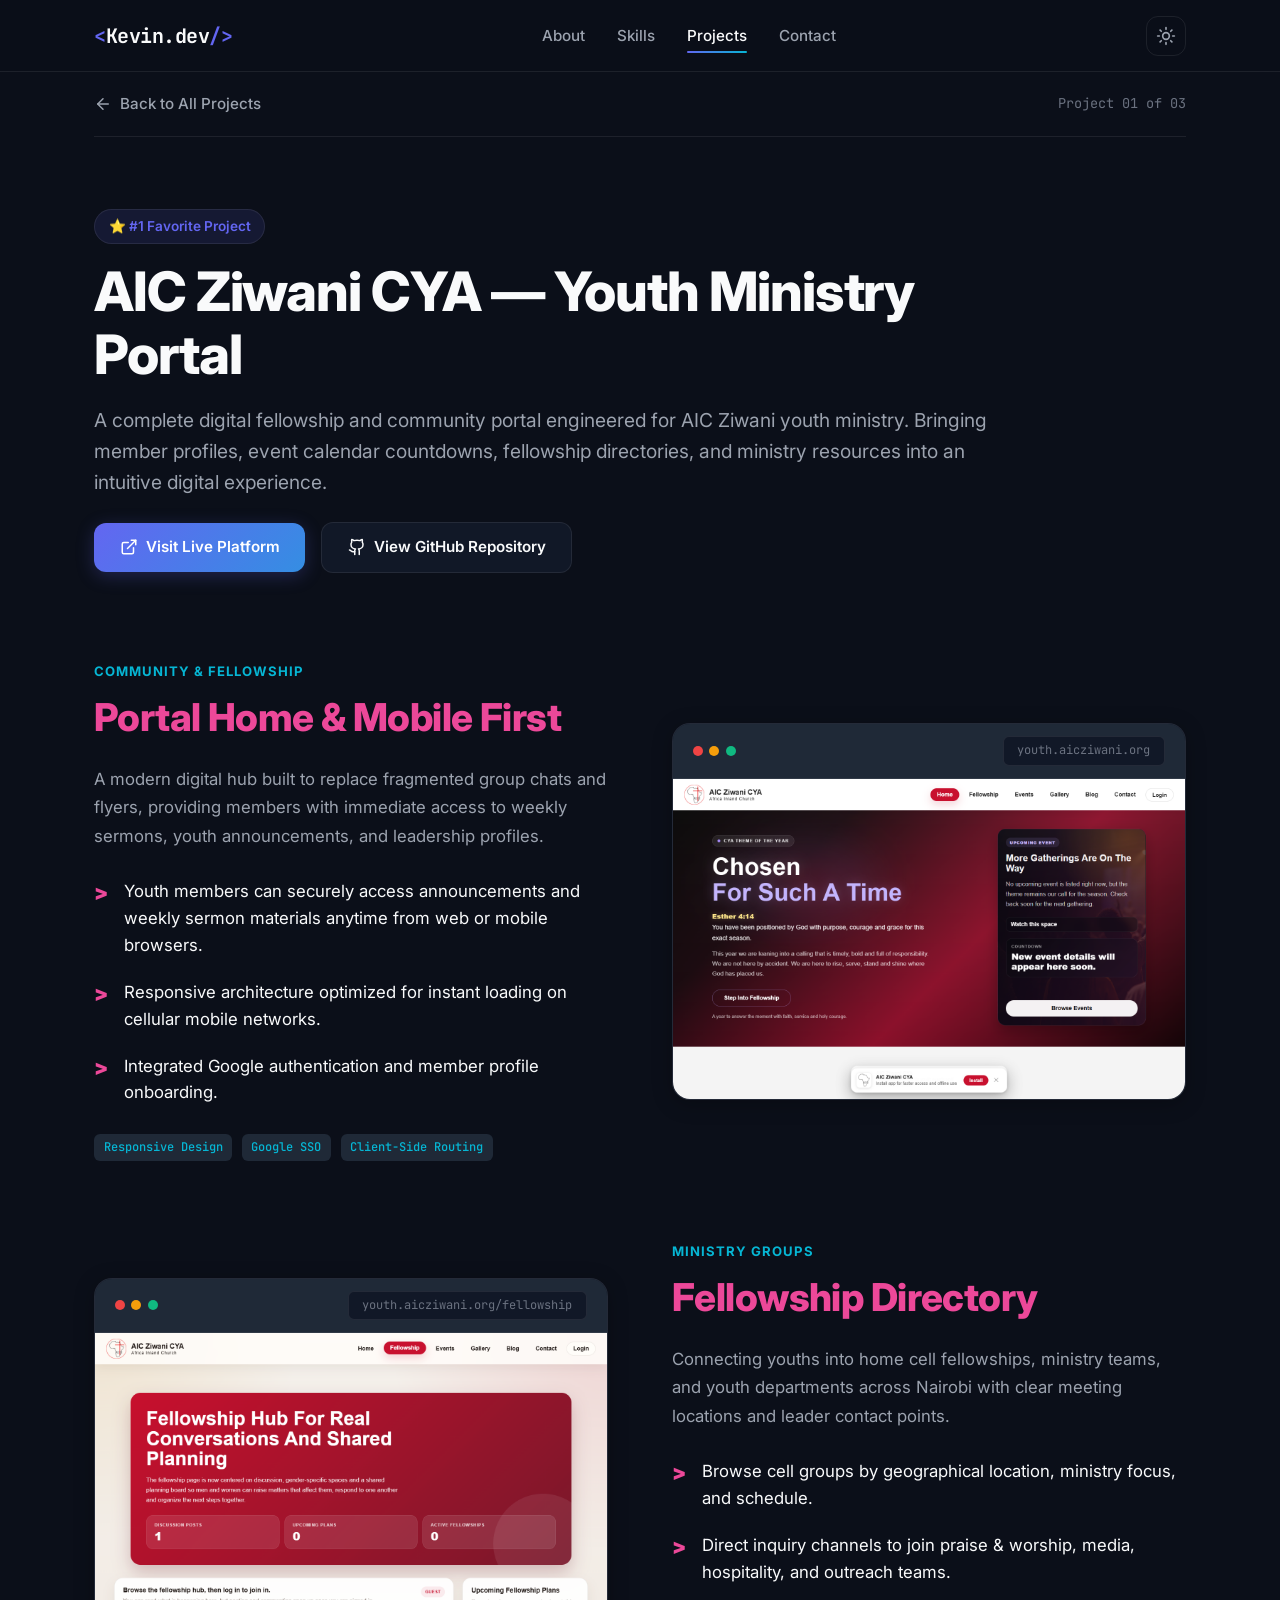
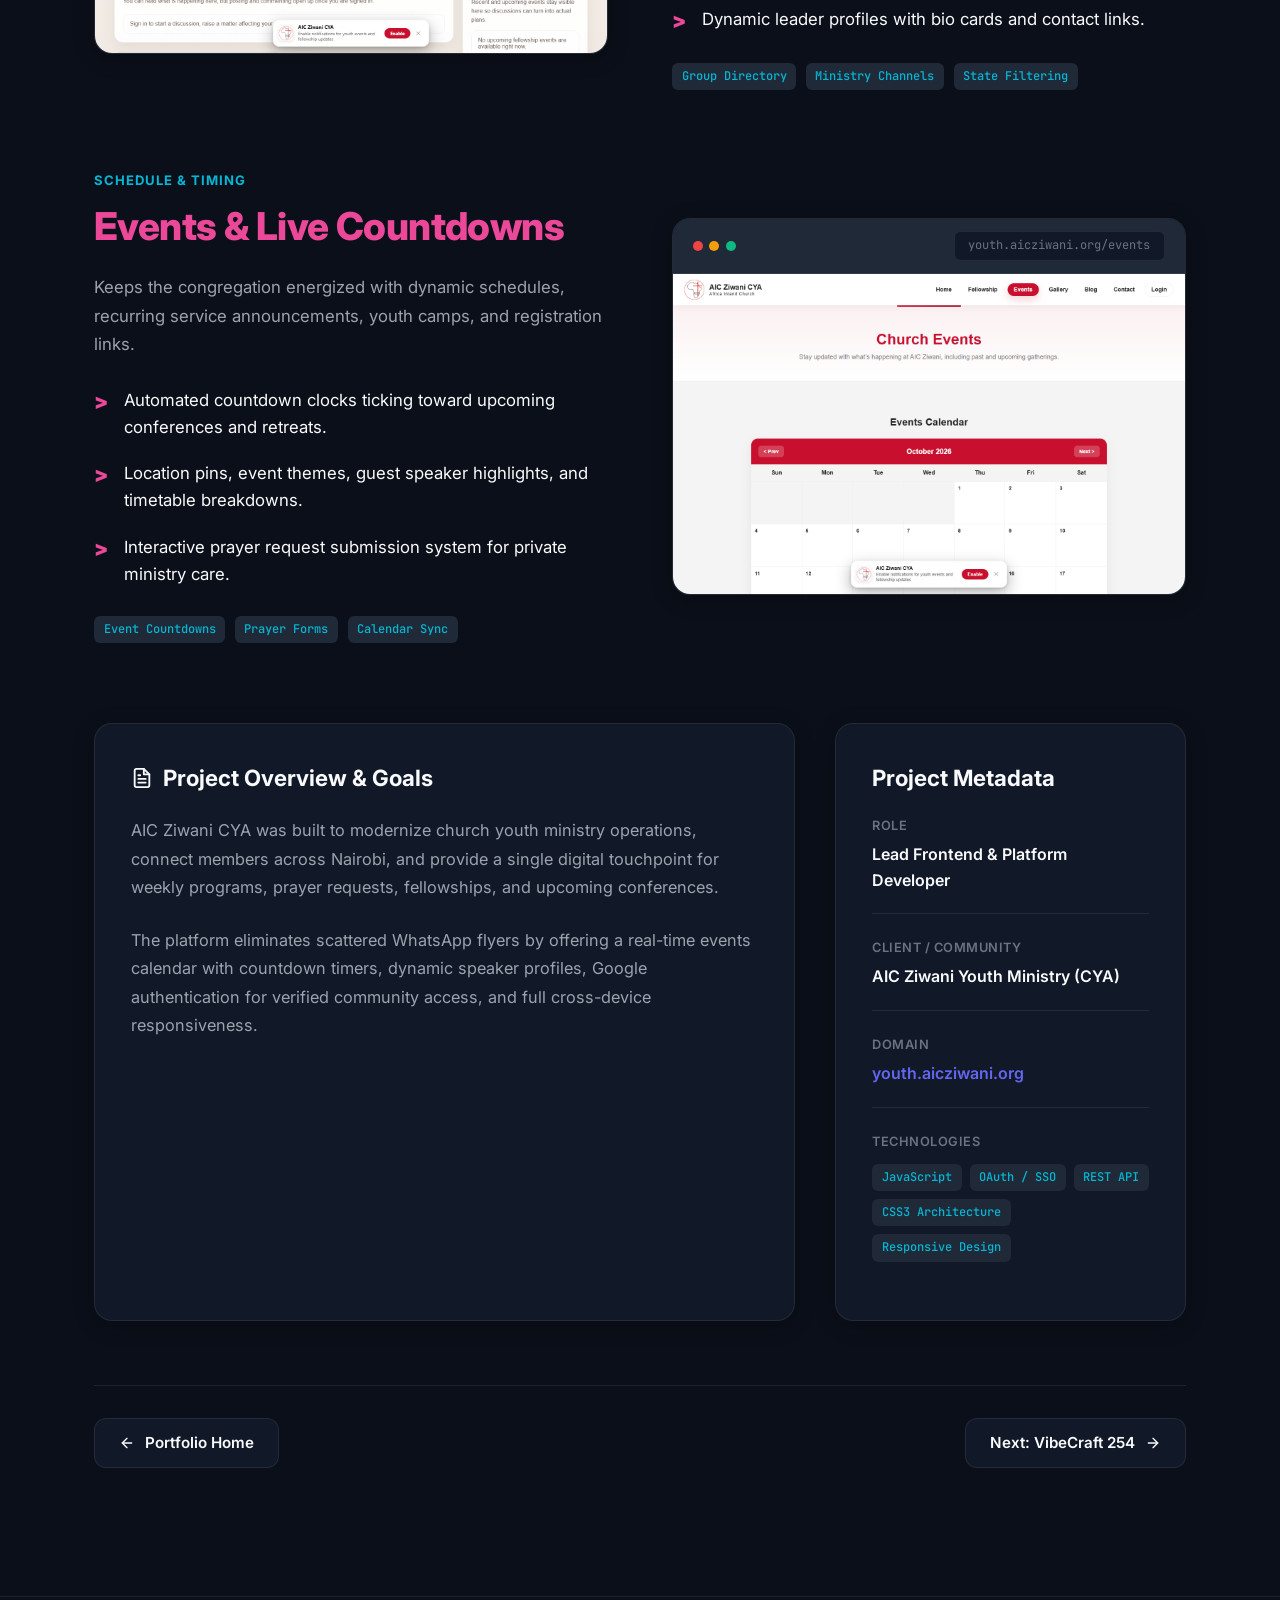
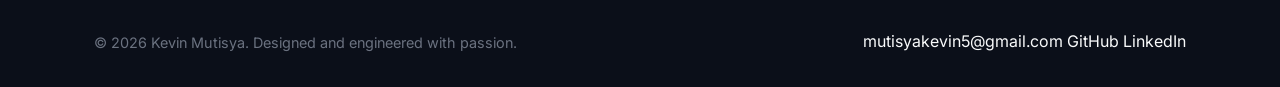
<file: projects/aic-ziwani.html>
<!DOCTYPE html>
<html lang="en" data-theme="dark">
<head>
  <meta charset="UTF-8" />
  <meta name="viewport" content="width=device-width, initial-scale=1.0" />
  <meta name="description" content="Deep dive case study of AIC Ziwani CYA Youth Ministry Community Portal by Kevin Mutisya, featuring subpage screenshots, key features, and architecture." />
  <title>AIC Ziwani CYA — Project Showcase | Kevin Mutisya</title>

  <!-- Google Fonts: Inter & JetBrains Mono -->
  <link rel="preconnect" href="https://fonts.googleapis.com" />
  <link rel="preconnect" href="https://fonts.gstatic.com" crossorigin />
  <link href="https://fonts.googleapis.com/css2?family=Inter:wght@300;400;500;600;700;800&family=JetBrains+Mono:wght@400;500&display=swap" rel="stylesheet" />

  <!-- Shared and Page Stylesheets -->
  <link rel="stylesheet" href="../style.css" />
  <link rel="stylesheet" href="projects.css" />
</head>
<body>
  <!-- Header Navigation -->
  <header class="site-header" id="header">
    <div class="container nav-container">
      <a href="../index.html" class="brand-logo" aria-label="Kevin Mutisya Home">
        <span class="logo-bracket">&lt;</span><span class="logo-text">Kevin.dev</span><span class="logo-bracket">/&gt;</span>
      </a>

      <nav class="nav-menu" id="nav-menu" aria-label="Primary Navigation">
        <ul class="nav-list">
          <li class="nav-item"><a href="../index.html#about" class="nav-link">About</a></li>
          <li class="nav-item"><a href="../index.html#skills" class="nav-link">Skills</a></li>
          <li class="nav-item"><a href="../index.html#projects" class="nav-link active">Projects</a></li>
          <li class="nav-item"><a href="../index.html#contact" class="nav-link">Contact</a></li>
        </ul>
      </nav>

      <div class="header-actions">
        <button id="theme-toggle" class="icon-btn theme-toggle" aria-label="Toggle theme">
          <svg class="sun-icon" xmlns="http://www.w3.org/2000/svg" width="20" height="20" viewBox="0 0 24 24" fill="none" stroke="currentColor" stroke-width="2" stroke-linecap="round" stroke-linejoin="round">
            <circle cx="12" cy="12" r="4"></circle>
            <path d="M12 2v2"></path>
            <path d="M12 20v2"></path>
            <path d="m4.93 4.93 1.41 1.41"></path>
            <path d="m17.66 17.66 1.41 1.41"></path>
            <path d="M2 12h2"></path>
            <path d="M20 12h2"></path>
            <path d="m6.34 17.66-1.41 1.41"></path>
            <path d="m19.07 4.93-1.41 1.41"></path>
          </svg>
          <svg class="moon-icon" xmlns="http://www.w3.org/2000/svg" width="20" height="20" viewBox="0 0 24 24" fill="none" stroke="currentColor" stroke-width="2" stroke-linecap="round" stroke-linejoin="round">
            <path d="M12 3a6 6 0 0 0 9 9 9 9 0 1 1-9-9Z"></path>
          </svg>
        </button>

        <button id="mobile-toggle" class="icon-btn mobile-toggle" aria-label="Toggle navigation menu" aria-expanded="false">
          <span class="hamburger-bar"></span>
          <span class="hamburger-bar"></span>
          <span class="hamburger-bar"></span>
        </button>
      </div>
    </div>
  </header>

  <main id="main-content">
    <div class="container">
      <!-- Subpage Breadcrumb Navigation -->
      <div class="project-subpage-nav">
        <a href="../index.html#projects" class="back-to-home-link">
          <svg xmlns="http://www.w3.org/2000/svg" width="18" height="18" viewBox="0 0 24 24" fill="none" stroke="currentColor" stroke-width="2" stroke-linecap="round" stroke-linejoin="round"><line x1="19" y1="12" x2="5" y2="12"></line><polyline points="12 19 5 12 12 5"></polyline></svg>
          Back to All Projects
        </a>
        <span class="subpage-project-counter">Project 01 of 03</span>
      </div>

      <!-- Project Hero Banner -->
      <section class="project-detail-hero">
        <div class="project-detail-header">
          <span class="project-detail-badge">⭐ #1 Favorite Project</span>
          <h1 class="project-detail-title">AIC Ziwani CYA — Youth Ministry Portal</h1>
          <p class="project-detail-subtitle">
            A complete digital fellowship and community portal engineered for AIC Ziwani youth ministry. Bringing member profiles, event calendar countdowns, fellowship directories, and ministry resources into an intuitive digital experience.
          </p>

          <div class="project-detail-actions">
            <a href="https://youth.aicziwani.org" target="_blank" rel="noopener noreferrer" class="btn btn-primary">
              <svg xmlns="http://www.w3.org/2000/svg" width="18" height="18" viewBox="0 0 24 24" fill="none" stroke="currentColor" stroke-width="2" stroke-linecap="round" stroke-linejoin="round"><path d="M18 13v6a2 2 0 0 1-2 2H5a2 2 0 0 1-2-2V8a2 2 0 0 1 2-2h6"></path><polyline points="15 3 21 3 21 9"></polyline><line x1="10" x2="21" y1="14" y2="3"></line></svg>
              Visit Live Platform
            </a>
            <a href="https://github.com" target="_blank" rel="noopener noreferrer" class="btn btn-secondary">
              <svg xmlns="http://www.w3.org/2000/svg" width="18" height="18" viewBox="0 0 24 24" fill="none" stroke="currentColor" stroke-width="2" stroke-linecap="round" stroke-linejoin="round"><path d="M15 22v-4a4.8 4.8 0 0 0-1-3.5c3 0 6-2 6-5.5.08-1.25-.27-2.48-1-3.5.28-1.15.28-2.35 0-3.5 0 0-1 0-3 1.5-2.64-.5-5.36-.5-8 0C6 2 5 2 5 2c-.3 1.15-.3 2.35 0 3.5A5.403 5.403 0 0 0 4 9c0 3.5 3 5.5 6 5.5-.39.49-.68 1.05-.85 1.65-.17.6-.22 1.23-.15 1.85v4"></path><path d="M9 18c-4.51 2-5-2-7-2"></path></svg>
              View GitHub Repository
            </a>
          </div>
        </div>
      </section>

      <!-- ==========================================================================
           Side-by-Side Showcase Rows (Text & Bullet Points on one side, Screenshots on other)
           ========================================================================== -->
      <div class="showcase-sections">
        
        <!-- Row 1: Portal Home & Desktop + Mobile View -->
        <section class="showcase-row">
          <div class="showcase-info">
            <span class="showcase-tag">Community & Fellowship</span>
            <h2 class="showcase-title accent-pink">Portal Home & Mobile First</h2>
            <p class="showcase-lead">
              A modern digital hub built to replace fragmented group chats and flyers, providing members with immediate access to weekly sermons, youth announcements, and leadership profiles.
            </p>
            <ul class="showcase-bullets">
              <li class="showcase-bullet-item">
                <span class="showcase-chevron">&gt;</span>
                <span>Youth members can securely access announcements and weekly sermon materials anytime from web or mobile browsers.</span>
              </li>
              <li class="showcase-bullet-item">
                <span class="showcase-chevron">&gt;</span>
                <span>Responsive architecture optimized for instant loading on cellular mobile networks.</span>
              </li>
              <li class="showcase-bullet-item">
                <span class="showcase-chevron">&gt;</span>
                <span>Integrated Google authentication and member profile onboarding.</span>
              </li>
            </ul>
            <div class="subpage-tech-row">
              <span class="tech-pill">Responsive Design</span>
              <span class="tech-pill">Google SSO</span>
              <span class="tech-pill">Client-Side Routing</span>
            </div>
          </div>

          <div class="showcase-visual">
            <div class="browser-preview-frame">
              <div class="browser-header-bar">
                <div class="browser-dots">
                  <span class="browser-dot red"></span>
                  <span class="browser-dot yellow"></span>
                  <span class="browser-dot green"></span>
                </div>
                <div class="browser-address">youth.aicziwani.org</div>
              </div>
              <div class="browser-body">
                <img src="../assets/images/aic-ziwani.png" alt="AIC Ziwani CYA Desktop Portal" loading="lazy" />
              </div>
            </div>
          </div>
        </section>

        <!-- Row 2: Fellowship Hub (Alternating Row) -->
        <section class="showcase-row row-reverse">
          <div class="showcase-info">
            <span class="showcase-tag">Ministry Groups</span>
            <h2 class="showcase-title accent-pink">Fellowship Directory</h2>
            <p class="showcase-lead">
              Connecting youths into home cell fellowships, ministry teams, and youth departments across Nairobi with clear meeting locations and leader contact points.
            </p>
            <ul class="showcase-bullets">
              <li class="showcase-bullet-item">
                <span class="showcase-chevron">&gt;</span>
                <span>Browse cell groups by geographical location, ministry focus, and schedule.</span>
              </li>
              <li class="showcase-bullet-item">
                <span class="showcase-chevron">&gt;</span>
                <span>Direct inquiry channels to join praise & worship, media, hospitality, and outreach teams.</span>
              </li>
              <li class="showcase-bullet-item">
                <span class="showcase-chevron">&gt;</span>
                <span>Dynamic leader profiles with bio cards and contact links.</span>
              </li>
            </ul>
            <div class="subpage-tech-row">
              <span class="tech-pill">Group Directory</span>
              <span class="tech-pill">Ministry Channels</span>
              <span class="tech-pill">State Filtering</span>
            </div>
          </div>

          <div class="showcase-visual">
            <div class="browser-preview-frame">
              <div class="browser-header-bar">
                <div class="browser-dots">
                  <span class="browser-dot red"></span>
                  <span class="browser-dot yellow"></span>
                  <span class="browser-dot green"></span>
                </div>
                <div class="browser-address">youth.aicziwani.org/fellowship</div>
              </div>
              <div class="browser-body">
                <img src="../assets/images/aic-ziwani-fellowship.png" alt="AIC Ziwani CYA Fellowship Hub Screenshot" loading="lazy" />
              </div>
            </div>
          </div>
        </section>

        <!-- Row 3: Events & Calendar -->
        <section class="showcase-row">
          <div class="showcase-info">
            <span class="showcase-tag">Schedule & Timing</span>
            <h2 class="showcase-title accent-pink">Events & Live Countdowns</h2>
            <p class="showcase-lead">
              Keeps the congregation energized with dynamic schedules, recurring service announcements, youth camps, and registration links.
            </p>
            <ul class="showcase-bullets">
              <li class="showcase-bullet-item">
                <span class="showcase-chevron">&gt;</span>
                <span>Automated countdown clocks ticking toward upcoming conferences and retreats.</span>
              </li>
              <li class="showcase-bullet-item">
                <span class="showcase-chevron">&gt;</span>
                <span>Location pins, event themes, guest speaker highlights, and timetable breakdowns.</span>
              </li>
              <li class="showcase-bullet-item">
                <span class="showcase-chevron">&gt;</span>
                <span>Interactive prayer request submission system for private ministry care.</span>
              </li>
            </ul>
            <div class="subpage-tech-row">
              <span class="tech-pill">Event Countdowns</span>
              <span class="tech-pill">Prayer Forms</span>
              <span class="tech-pill">Calendar Sync</span>
            </div>
          </div>

          <div class="showcase-visual">
            <div class="browser-preview-frame">
              <div class="browser-header-bar">
                <div class="browser-dots">
                  <span class="browser-dot red"></span>
                  <span class="browser-dot yellow"></span>
                  <span class="browser-dot green"></span>
                </div>
                <div class="browser-address">youth.aicziwani.org/events</div>
              </div>
              <div class="browser-body">
                <img src="../assets/images/aic-ziwani-events.png" alt="AIC Ziwani CYA Events Calendar Screenshot" loading="lazy" />
              </div>
            </div>
          </div>
        </section>

      </div>

      <!-- Deep Dive Specs & Architecture -->
      <section class="project-specs-grid">
        <div class="specs-main-card">
          <h2 class="specs-heading">
            <svg xmlns="http://www.w3.org/2000/svg" width="22" height="22" viewBox="0 0 24 24" fill="none" stroke="currentColor" stroke-width="2" stroke-linecap="round" stroke-linejoin="round"><path d="M14 2H6a2 2 0 0 0-2 2v16a2 2 0 0 0 2 2h12a2 2 0 0 0 2-2V8z"></path><polyline points="14 2 14 8 20 8"></polyline><line x1="16" y1="13" x2="8" y2="13"></line><line x1="16" y1="17" x2="8" y2="17"></line><polyline points="10 9 9 9 8 9"></polyline></svg>
            Project Overview & Goals
          </h2>
          <p class="specs-text">
            AIC Ziwani CYA was built to modernize church youth ministry operations, connect members across Nairobi, and provide a single digital touchpoint for weekly programs, prayer requests, fellowships, and upcoming conferences. 
          </p>
          <p class="specs-text">
            The platform eliminates scattered WhatsApp flyers by offering a real-time events calendar with countdown timers, dynamic speaker profiles, Google authentication for verified community access, and full cross-device responsiveness.
          </p>
        </div>

        <div class="specs-sidebar-card">
          <h2 class="specs-heading">Project Metadata</h2>
          <div class="meta-info-list">
            <div class="meta-info-item">
              <span class="meta-info-label">Role</span>
              <span class="meta-info-val">Lead Frontend & Platform Developer</span>
            </div>
            <div class="meta-info-item">
              <span class="meta-info-label">Client / Community</span>
              <span class="meta-info-val">AIC Ziwani Youth Ministry (CYA)</span>
            </div>
            <div class="meta-info-item">
              <span class="meta-info-label">Domain</span>
              <a href="https://youth.aicziwani.org" target="_blank" rel="noopener noreferrer" class="meta-info-val" style="color: var(--accent-primary);">youth.aicziwani.org</a>
            </div>
            <div class="meta-info-item">
              <span class="meta-info-label">Technologies</span>
              <div class="project-tech" style="margin-top: 0.4rem;">
                <span class="tech-pill">JavaScript</span>
                <span class="tech-pill">OAuth / SSO</span>
                <span class="tech-pill">REST API</span>
                <span class="tech-pill">CSS3 Architecture</span>
                <span class="tech-pill">Responsive Design</span>
              </div>
            </div>
          </div>
        </div>
      </section>

      <!-- Project Pagination Nav -->
      <div class="project-pagination">
        <a href="../index.html#projects" class="pagination-btn">
          <svg xmlns="http://www.w3.org/2000/svg" width="16" height="16" viewBox="0 0 24 24" fill="none" stroke="currentColor" stroke-width="2" stroke-linecap="round" stroke-linejoin="round"><line x1="19" y1="12" x2="5" y2="12"></line><polyline points="12 19 5 12 12 5"></polyline></svg>
          Portfolio Home
        </a>
        <a href="vibecraft.html" class="pagination-btn">
          Next: VibeCraft 254
          <svg xmlns="http://www.w3.org/2000/svg" width="16" height="16" viewBox="0 0 24 24" fill="none" stroke="currentColor" stroke-width="2" stroke-linecap="round" stroke-linejoin="round"><line x1="5" y1="12" x2="19" y2="12"></line><polyline points="12 5 19 12 12 19"></polyline></svg>
        </a>
      </div>
    </div>
  </main>

  <footer class="site-footer">
    <div class="container footer-container">
      <p class="footer-copy">
        &copy; 2026 Kevin Mutisya. Designed and engineered with passion.
      </p>
      <div class="footer-links">
        <a href="mailto:mutisyakevin5@gmail.com">mutisyakevin5@gmail.com</a>
        <a href="https://github.com" target="_blank" rel="noopener noreferrer">GitHub</a>
        <a href="https://linkedin.com" target="_blank" rel="noopener noreferrer">LinkedIn</a>
      </div>
    </div>
  </footer>

  <script src="projects.js"></script>
</body>
</html>
</file>
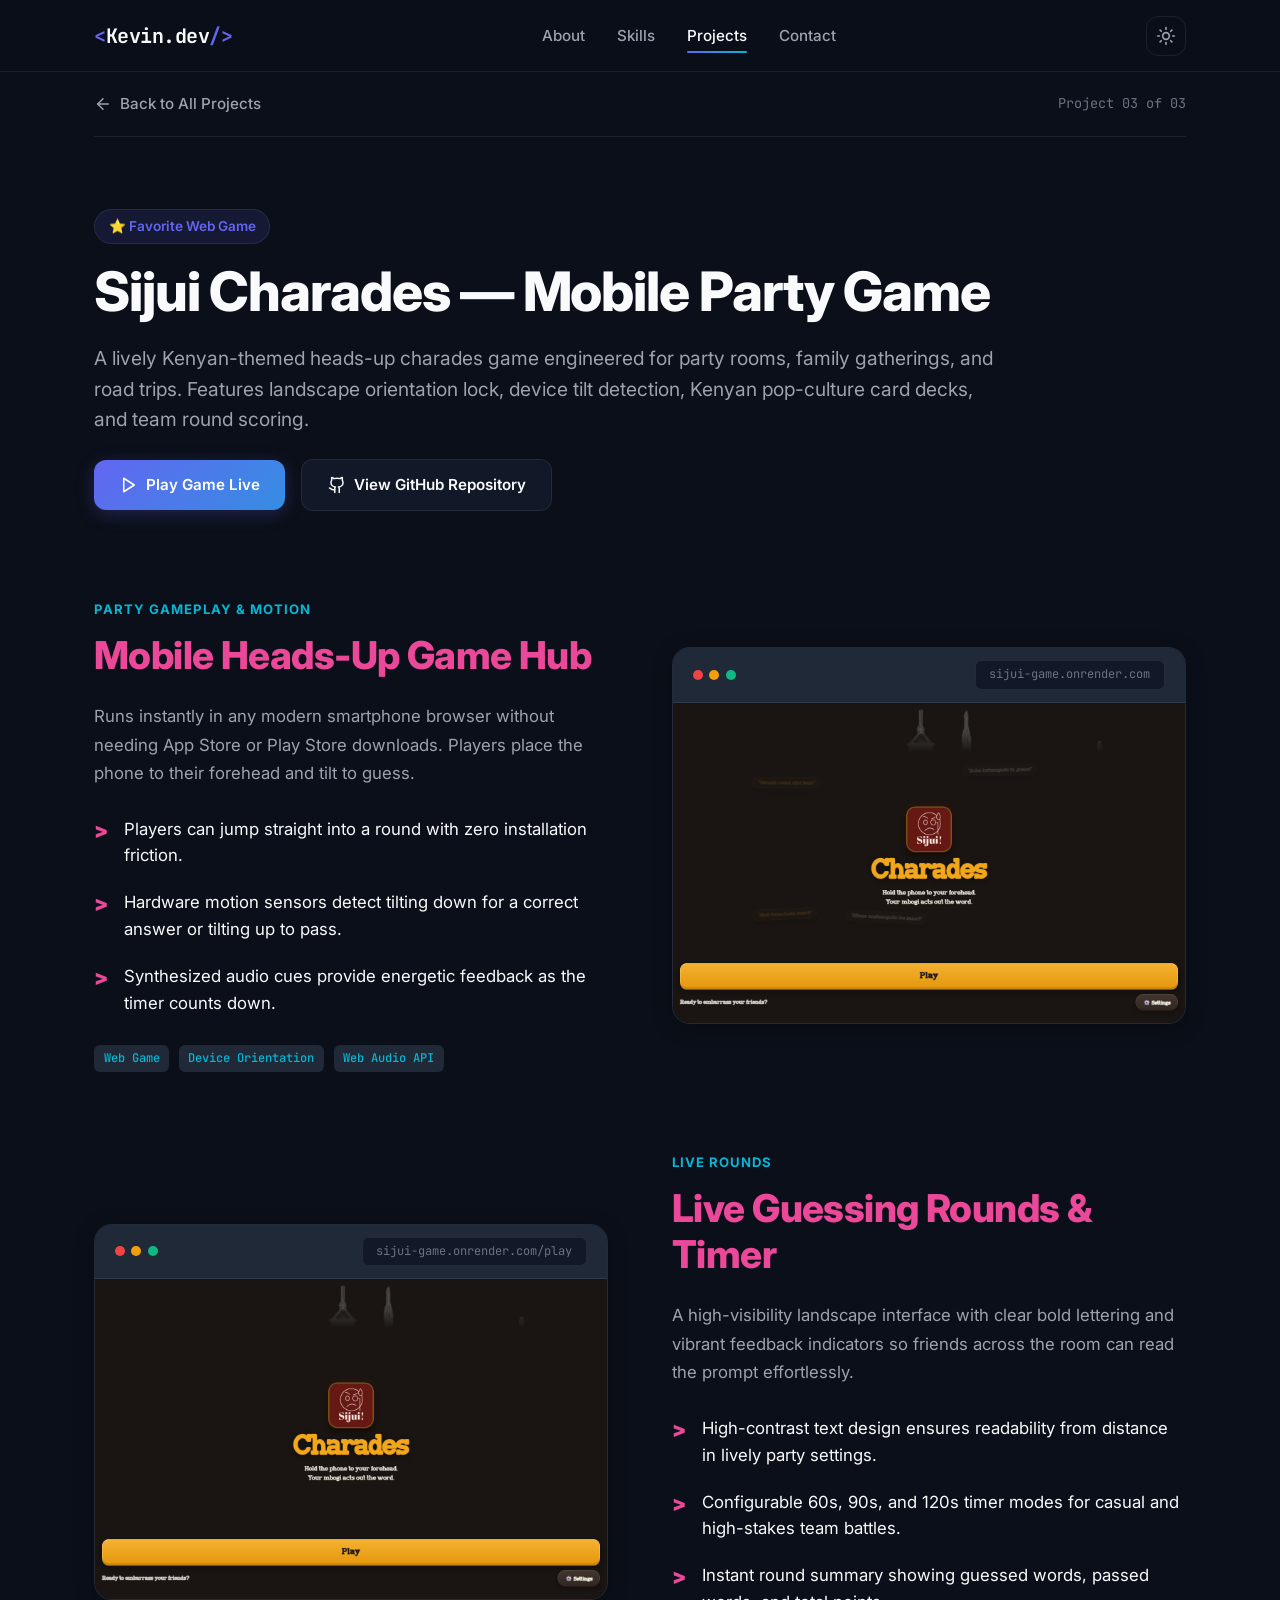
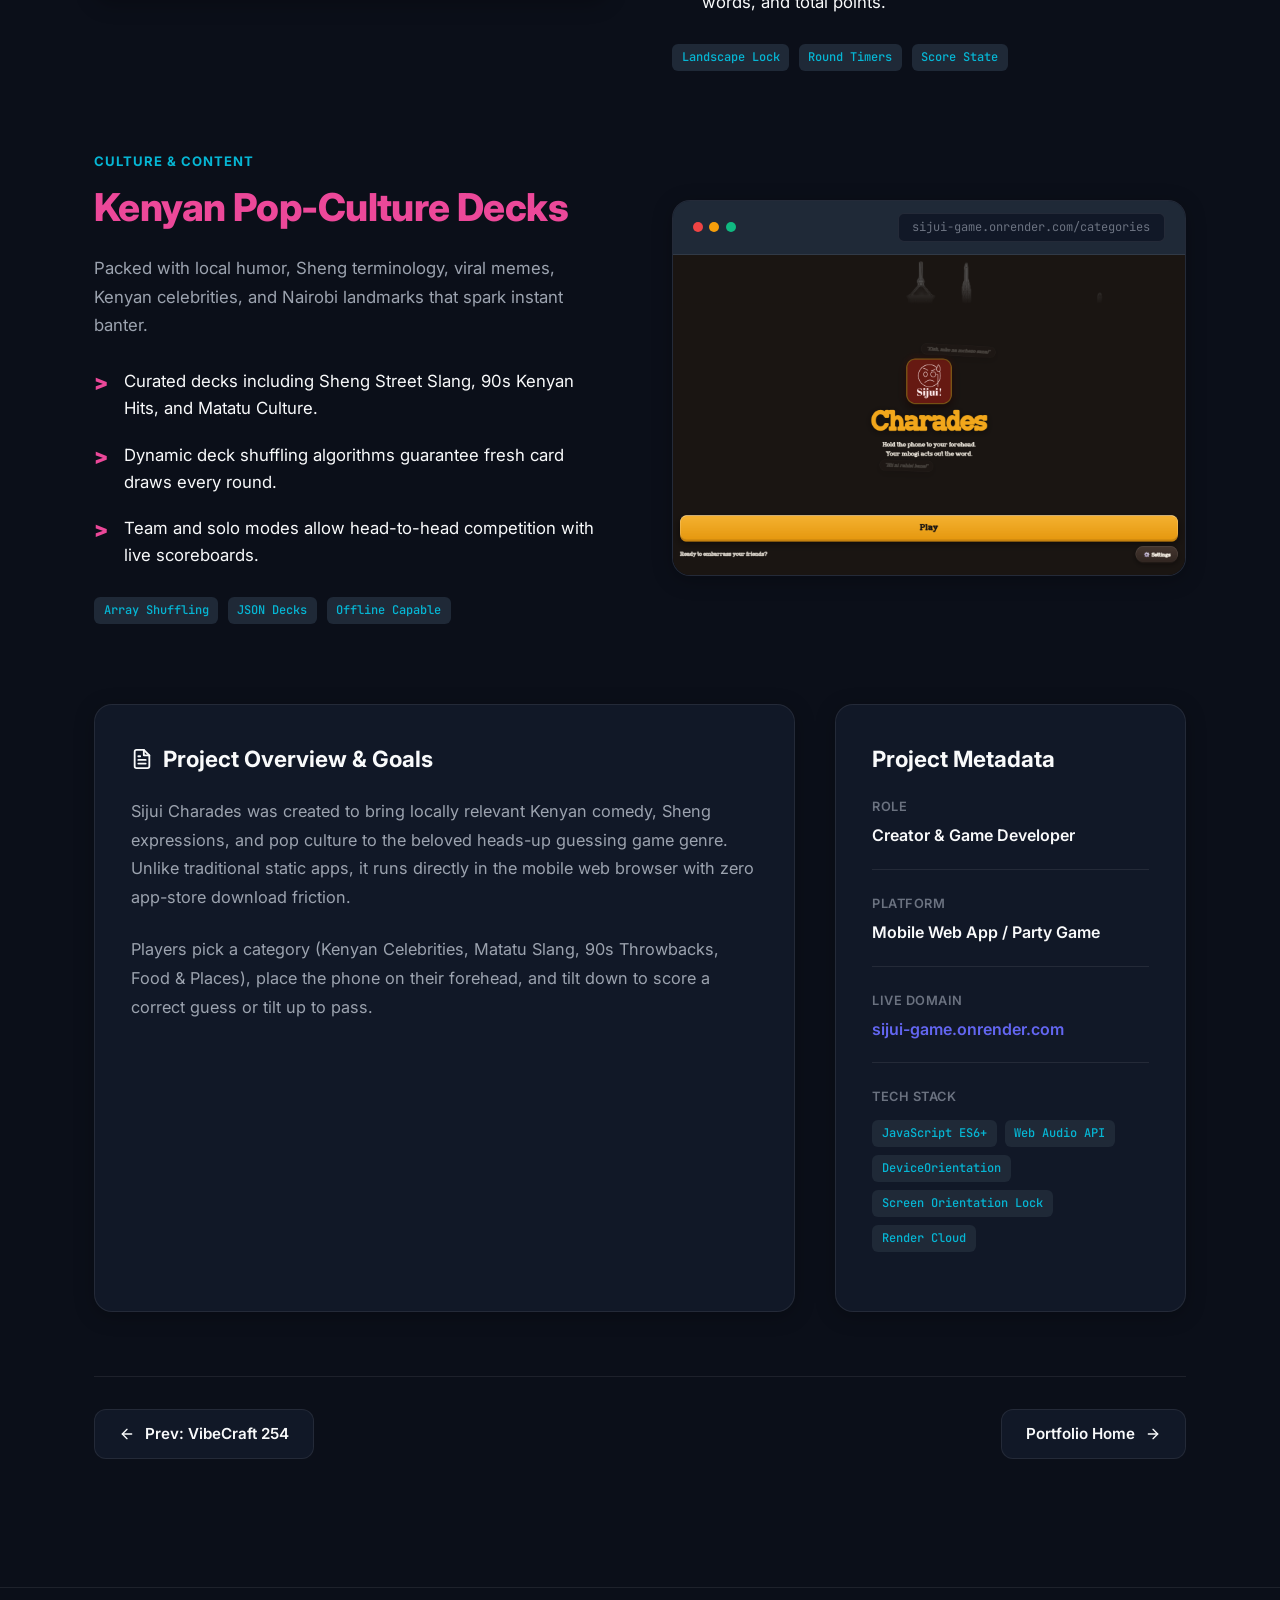
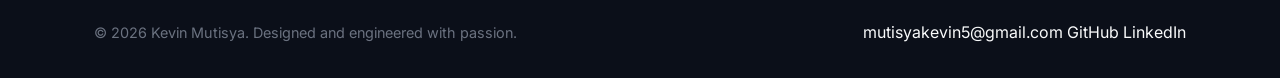
<file: projects/sijui-game.html>
<!DOCTYPE html>
<html lang="en" data-theme="dark">
<head>
  <meta charset="UTF-8" />
  <meta name="viewport" content="width=device-width, initial-scale=1.0" />
  <meta name="description" content="Deep dive case study of Sijui Charades Kenyan Mobile Party Game by Kevin Mutisya, featuring side-by-side screenshots, motion mechanics, and Web Audio." />
  <title>Sijui Charades — Project Showcase | Kevin Mutisya</title>

  <!-- Google Fonts: Inter & JetBrains Mono -->
  <link rel="preconnect" href="https://fonts.googleapis.com" />
  <link rel="preconnect" href="https://fonts.gstatic.com" crossorigin />
  <link href="https://fonts.googleapis.com/css2?family=Inter:wght@300;400;500;600;700;800&family=JetBrains+Mono:wght@400;500&display=swap" rel="stylesheet" />

  <!-- Shared and Page Stylesheets -->
  <link rel="stylesheet" href="../style.css" />
  <link rel="stylesheet" href="projects.css" />
</head>
<body>
  <!-- Header Navigation -->
  <header class="site-header" id="header">
    <div class="container nav-container">
      <a href="../index.html" class="brand-logo" aria-label="Kevin Mutisya Home">
        <span class="logo-bracket">&lt;</span><span class="logo-text">Kevin.dev</span><span class="logo-bracket">/&gt;</span>
      </a>

      <nav class="nav-menu" id="nav-menu" aria-label="Primary Navigation">
        <ul class="nav-list">
          <li class="nav-item"><a href="../index.html#about" class="nav-link">About</a></li>
          <li class="nav-item"><a href="../index.html#skills" class="nav-link">Skills</a></li>
          <li class="nav-item"><a href="../index.html#projects" class="nav-link active">Projects</a></li>
          <li class="nav-item"><a href="../index.html#contact" class="nav-link">Contact</a></li>
        </ul>
      </nav>

      <div class="header-actions">
        <button id="theme-toggle" class="icon-btn theme-toggle" aria-label="Toggle theme">
          <svg class="sun-icon" xmlns="http://www.w3.org/2000/svg" width="20" height="20" viewBox="0 0 24 24" fill="none" stroke="currentColor" stroke-width="2" stroke-linecap="round" stroke-linejoin="round">
            <circle cx="12" cy="12" r="4"></circle>
            <path d="M12 2v2"></path>
            <path d="M12 20v2"></path>
            <path d="m4.93 4.93 1.41 1.41"></path>
            <path d="m17.66 17.66 1.41 1.41"></path>
            <path d="M2 12h2"></path>
            <path d="M20 12h2"></path>
            <path d="m6.34 17.66-1.41 1.41"></path>
            <path d="m19.07 4.93-1.41 1.41"></path>
          </svg>
          <svg class="moon-icon" xmlns="http://www.w3.org/2000/svg" width="20" height="20" viewBox="0 0 24 24" fill="none" stroke="currentColor" stroke-width="2" stroke-linecap="round" stroke-linejoin="round">
            <path d="M12 3a6 6 0 0 0 9 9 9 9 0 1 1-9-9Z"></path>
          </svg>
        </button>

        <button id="mobile-toggle" class="icon-btn mobile-toggle" aria-label="Toggle navigation menu" aria-expanded="false">
          <span class="hamburger-bar"></span>
          <span class="hamburger-bar"></span>
          <span class="hamburger-bar"></span>
        </button>
      </div>
    </div>
  </header>

  <main id="main-content">
    <div class="container">
      <!-- Subpage Breadcrumb Navigation -->
      <div class="project-subpage-nav">
        <a href="../index.html#projects" class="back-to-home-link">
          <svg xmlns="http://www.w3.org/2000/svg" width="18" height="18" viewBox="0 0 24 24" fill="none" stroke="currentColor" stroke-width="2" stroke-linecap="round" stroke-linejoin="round"><line x1="19" y1="12" x2="5" y2="12"></line><polyline points="12 19 5 12 12 5"></polyline></svg>
          Back to All Projects
        </a>
        <span class="subpage-project-counter">Project 03 of 03</span>
      </div>

      <!-- Project Hero Banner -->
      <section class="project-detail-hero">
        <div class="project-detail-header">
          <span class="project-detail-badge">⭐ Favorite Web Game</span>
          <h1 class="project-detail-title">Sijui Charades — Mobile Party Game</h1>
          <p class="project-detail-subtitle">
            A lively Kenyan-themed heads-up charades game engineered for party rooms, family gatherings, and road trips. Features landscape orientation lock, device tilt detection, Kenyan pop-culture card decks, and team round scoring.
          </p>

          <div class="project-detail-actions">
            <a href="https://sijui-game.onrender.com" target="_blank" rel="noopener noreferrer" class="btn btn-primary">
              <svg xmlns="http://www.w3.org/2000/svg" width="18" height="18" viewBox="0 0 24 24" fill="none" stroke="currentColor" stroke-width="2" stroke-linecap="round" stroke-linejoin="round"><polygon points="5 3 19 12 5 21 5 3"></polygon></svg>
              Play Game Live
            </a>
            <a href="https://github.com" target="_blank" rel="noopener noreferrer" class="btn btn-secondary">
              <svg xmlns="http://www.w3.org/2000/svg" width="18" height="18" viewBox="0 0 24 24" fill="none" stroke="currentColor" stroke-width="2" stroke-linecap="round" stroke-linejoin="round"><path d="M15 22v-4a4.8 4.8 0 0 0-1-3.5c3 0 6-2 6-5.5.08-1.25-.27-2.48-1-3.5.28-1.15.28-2.35 0-3.5 0 0-1 0-3 1.5-2.64-.5-5.36-.5-8 0C6 2 5 2 5 2c-.3 1.15-.3 2.35 0 3.5A5.403 5.403 0 0 0 4 9c0 3.5 3 5.5 6 5.5-.39.49-.68 1.05-.85 1.65-.17.6-.22 1.23-.15 1.85v4"></path><path d="M9 18c-4.51 2-5-2-7-2"></path></svg>
              View GitHub Repository
            </a>
          </div>
        </div>
      </section>

      <!-- ==========================================================================
           Side-by-Side Showcase Rows (Text & Bullet Points on one side, Screenshots on other)
           ========================================================================== -->
      <div class="showcase-sections">

        <!-- Row 1: Game Hub & Desktop + Mobile View -->
        <section class="showcase-row">
          <div class="showcase-info">
            <span class="showcase-tag">Party Gameplay & Motion</span>
            <h2 class="showcase-title accent-pink">Mobile Heads-Up Game Hub</h2>
            <p class="showcase-lead">
              Runs instantly in any modern smartphone browser without needing App Store or Play Store downloads. Players place the phone to their forehead and tilt to guess.
            </p>
            <ul class="showcase-bullets">
              <li class="showcase-bullet-item">
                <span class="showcase-chevron">&gt;</span>
                <span>Players can jump straight into a round with zero installation friction.</span>
              </li>
              <li class="showcase-bullet-item">
                <span class="showcase-chevron">&gt;</span>
                <span>Hardware motion sensors detect tilting down for a correct answer or tilting up to pass.</span>
              </li>
              <li class="showcase-bullet-item">
                <span class="showcase-chevron">&gt;</span>
                <span>Synthesized audio cues provide energetic feedback as the timer counts down.</span>
              </li>
            </ul>
            <div class="subpage-tech-row">
              <span class="tech-pill">Web Game</span>
              <span class="tech-pill">Device Orientation</span>
              <span class="tech-pill">Web Audio API</span>
            </div>
          </div>

          <div class="showcase-visual">
            <div class="browser-preview-frame">
              <div class="browser-header-bar">
                <div class="browser-dots">
                  <span class="browser-dot red"></span>
                  <span class="browser-dot yellow"></span>
                  <span class="browser-dot green"></span>
                </div>
                <div class="browser-address">sijui-game.onrender.com</div>
              </div>
              <div class="browser-body">
                <img src="../assets/images/sijui-game.png" alt="Sijui Charades Desktop Game Hub" loading="lazy" />
              </div>
            </div>
          </div>
        </section>

        <!-- Row 2: In-Game Round & Gameplay View (Alternating Row) -->
        <section class="showcase-row row-reverse">
          <div class="showcase-info">
            <span class="showcase-tag">Live Rounds</span>
            <h2 class="showcase-title accent-pink">Live Guessing Rounds & Timer</h2>
            <p class="showcase-lead">
              A high-visibility landscape interface with clear bold lettering and vibrant feedback indicators so friends across the room can read the prompt effortlessly.
            </p>
            <ul class="showcase-bullets">
              <li class="showcase-bullet-item">
                <span class="showcase-chevron">&gt;</span>
                <span>High-contrast text design ensures readability from distance in lively party settings.</span>
              </li>
              <li class="showcase-bullet-item">
                <span class="showcase-chevron">&gt;</span>
                <span>Configurable 60s, 90s, and 120s timer modes for casual and high-stakes team battles.</span>
              </li>
              <li class="showcase-bullet-item">
                <span class="showcase-chevron">&gt;</span>
                <span>Instant round summary showing guessed words, passed words, and total points.</span>
              </li>
            </ul>
            <div class="subpage-tech-row">
              <span class="tech-pill">Landscape Lock</span>
              <span class="tech-pill">Round Timers</span>
              <span class="tech-pill">Score State</span>
            </div>
          </div>

          <div class="showcase-visual">
            <div class="browser-preview-frame">
              <div class="browser-header-bar">
                <div class="browser-dots">
                  <span class="browser-dot red"></span>
                  <span class="browser-dot yellow"></span>
                  <span class="browser-dot green"></span>
                </div>
                <div class="browser-address">sijui-game.onrender.com/play</div>
              </div>
              <div class="browser-body">
                <img src="../assets/images/sijui-play.png" alt="Sijui Charades In-Game Round Screenshot" loading="lazy" />
              </div>
            </div>
          </div>
        </section>

        <!-- Row 3: Kenyan Decks & Categories -->
        <section class="showcase-row">
          <div class="showcase-info">
            <span class="showcase-tag">Culture & Content</span>
            <h2 class="showcase-title accent-pink">Kenyan Pop-Culture Decks</h2>
            <p class="showcase-lead">
              Packed with local humor, Sheng terminology, viral memes, Kenyan celebrities, and Nairobi landmarks that spark instant banter.
            </p>
            <ul class="showcase-bullets">
              <li class="showcase-bullet-item">
                <span class="showcase-chevron">&gt;</span>
                <span>Curated decks including Sheng Street Slang, 90s Kenyan Hits, and Matatu Culture.</span>
              </li>
              <li class="showcase-bullet-item">
                <span class="showcase-chevron">&gt;</span>
                <span>Dynamic deck shuffling algorithms guarantee fresh card draws every round.</span>
              </li>
              <li class="showcase-bullet-item">
                <span class="showcase-chevron">&gt;</span>
                <span>Team and solo modes allow head-to-head competition with live scoreboards.</span>
              </li>
            </ul>
            <div class="subpage-tech-row">
              <span class="tech-pill">Array Shuffling</span>
              <span class="tech-pill">JSON Decks</span>
              <span class="tech-pill">Offline Capable</span>
            </div>
          </div>

          <div class="showcase-visual">
            <div class="browser-preview-frame">
              <div class="browser-header-bar">
                <div class="browser-dots">
                  <span class="browser-dot red"></span>
                  <span class="browser-dot yellow"></span>
                  <span class="browser-dot green"></span>
                </div>
                <div class="browser-address">sijui-game.onrender.com/categories</div>
              </div>
              <div class="browser-body">
                <img src="../assets/images/sijui-desktop-rules.png" alt="Sijui Charades Categories and Rules Screenshot" loading="lazy" />
              </div>
            </div>
          </div>
        </section>

      </div>

      <!-- Deep Dive Specs & Architecture -->
      <section class="project-specs-grid">
        <div class="specs-main-card">
          <h2 class="specs-heading">
            <svg xmlns="http://www.w3.org/2000/svg" width="22" height="22" viewBox="0 0 24 24" fill="none" stroke="currentColor" stroke-width="2" stroke-linecap="round" stroke-linejoin="round"><path d="M14 2H6a2 2 0 0 0-2 2v16a2 2 0 0 0 2 2h12a2 2 0 0 0 2-2V8z"></path><polyline points="14 2 14 8 20 8"></polyline><line x1="16" y1="13" x2="8" y2="13"></line><line x1="16" y1="17" x2="8" y2="17"></line><polyline points="10 9 9 9 8 9"></polyline></svg>
            Project Overview & Goals
          </h2>
          <p class="specs-text">
            Sijui Charades was created to bring locally relevant Kenyan comedy, Sheng expressions, and pop culture to the beloved heads-up guessing game genre. Unlike traditional static apps, it runs directly in the mobile web browser with zero app-store download friction.
          </p>
          <p class="specs-text">
            Players pick a category (Kenyan Celebrities, Matatu Slang, 90s Throwbacks, Food & Places), place the phone on their forehead, and tilt down to score a correct guess or tilt up to pass.
          </p>
        </div>

        <div class="specs-sidebar-card">
          <h2 class="specs-heading">Project Metadata</h2>
          <div class="meta-info-list">
            <div class="meta-info-item">
              <span class="meta-info-label">Role</span>
              <span class="meta-info-val">Creator & Game Developer</span>
            </div>
            <div class="meta-info-item">
              <span class="meta-info-label">Platform</span>
              <span class="meta-info-val">Mobile Web App / Party Game</span>
            </div>
            <div class="meta-info-item">
              <span class="meta-info-label">Live Domain</span>
              <a href="https://sijui-game.onrender.com" target="_blank" rel="noopener noreferrer" class="meta-info-val" style="color: var(--accent-primary);">sijui-game.onrender.com</a>
            </div>
            <div class="meta-info-item">
              <span class="meta-info-label">Tech Stack</span>
              <div class="project-tech" style="margin-top: 0.4rem;">
                <span class="tech-pill">JavaScript ES6+</span>
                <span class="tech-pill">Web Audio API</span>
                <span class="tech-pill">DeviceOrientation</span>
                <span class="tech-pill">Screen Orientation Lock</span>
                <span class="tech-pill">Render Cloud</span>
              </div>
            </div>
          </div>
        </div>
      </section>

      <!-- Project Pagination Nav -->
      <div class="project-pagination">
        <a href="vibecraft.html" class="pagination-btn">
          <svg xmlns="http://www.w3.org/2000/svg" width="16" height="16" viewBox="0 0 24 24" fill="none" stroke="currentColor" stroke-width="2" stroke-linecap="round" stroke-linejoin="round"><line x1="19" y1="12" x2="5" y2="12"></line><polyline points="12 19 5 12 12 5"></polyline></svg>
          Prev: VibeCraft 254
        </a>
        <a href="../index.html#projects" class="pagination-btn">
          Portfolio Home
          <svg xmlns="http://www.w3.org/2000/svg" width="16" height="16" viewBox="0 0 24 24" fill="none" stroke="currentColor" stroke-width="2" stroke-linecap="round" stroke-linejoin="round"><line x1="5" y1="12" x2="19" y2="12"></line><polyline points="12 5 19 12 12 19"></polyline></svg>
        </a>
      </div>
    </div>
  </main>

  <footer class="site-footer">
    <div class="container footer-container">
      <p class="footer-copy">
        &copy; 2026 Kevin Mutisya. Designed and engineered with passion.
      </p>
      <div class="footer-links">
        <a href="mailto:mutisyakevin5@gmail.com">mutisyakevin5@gmail.com</a>
        <a href="https://github.com" target="_blank" rel="noopener noreferrer">GitHub</a>
        <a href="https://linkedin.com" target="_blank" rel="noopener noreferrer">LinkedIn</a>
      </div>
    </div>
  </footer>

  <script src="projects.js"></script>
</body>
</html>
</file>
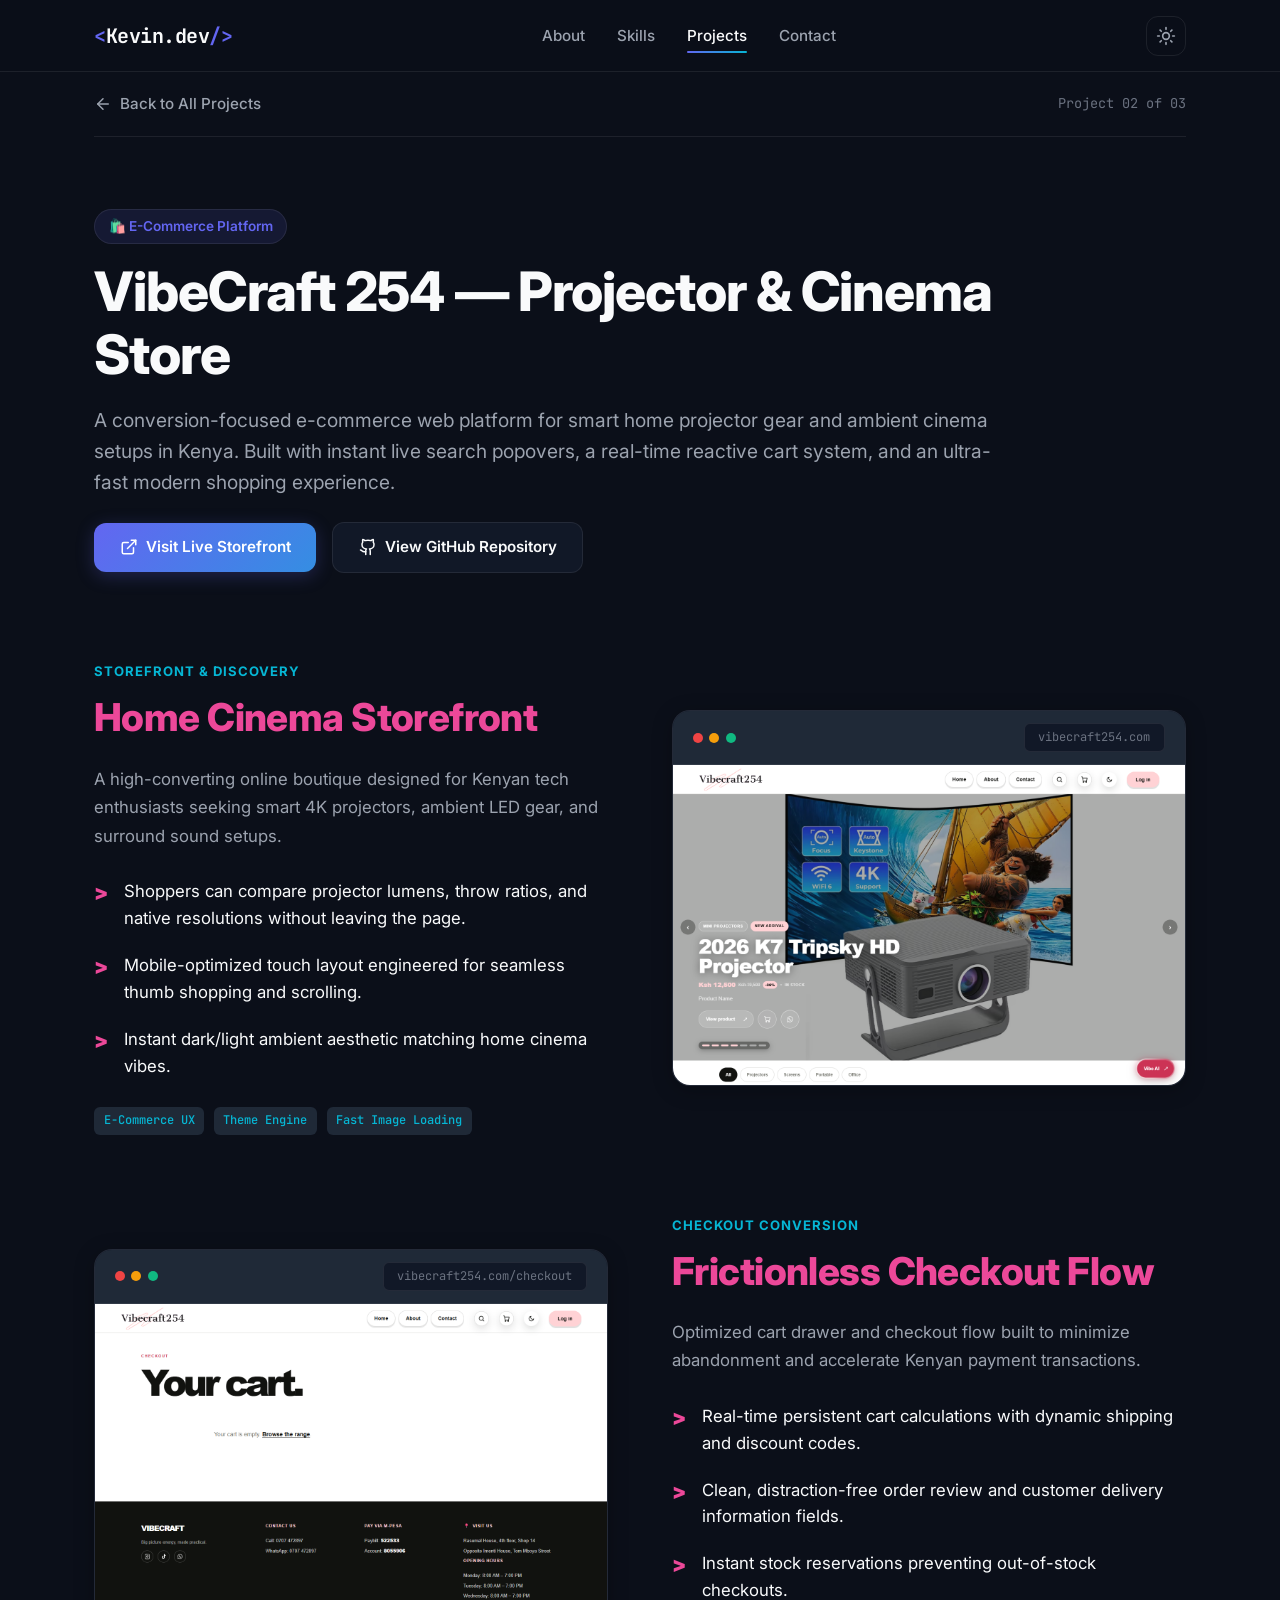
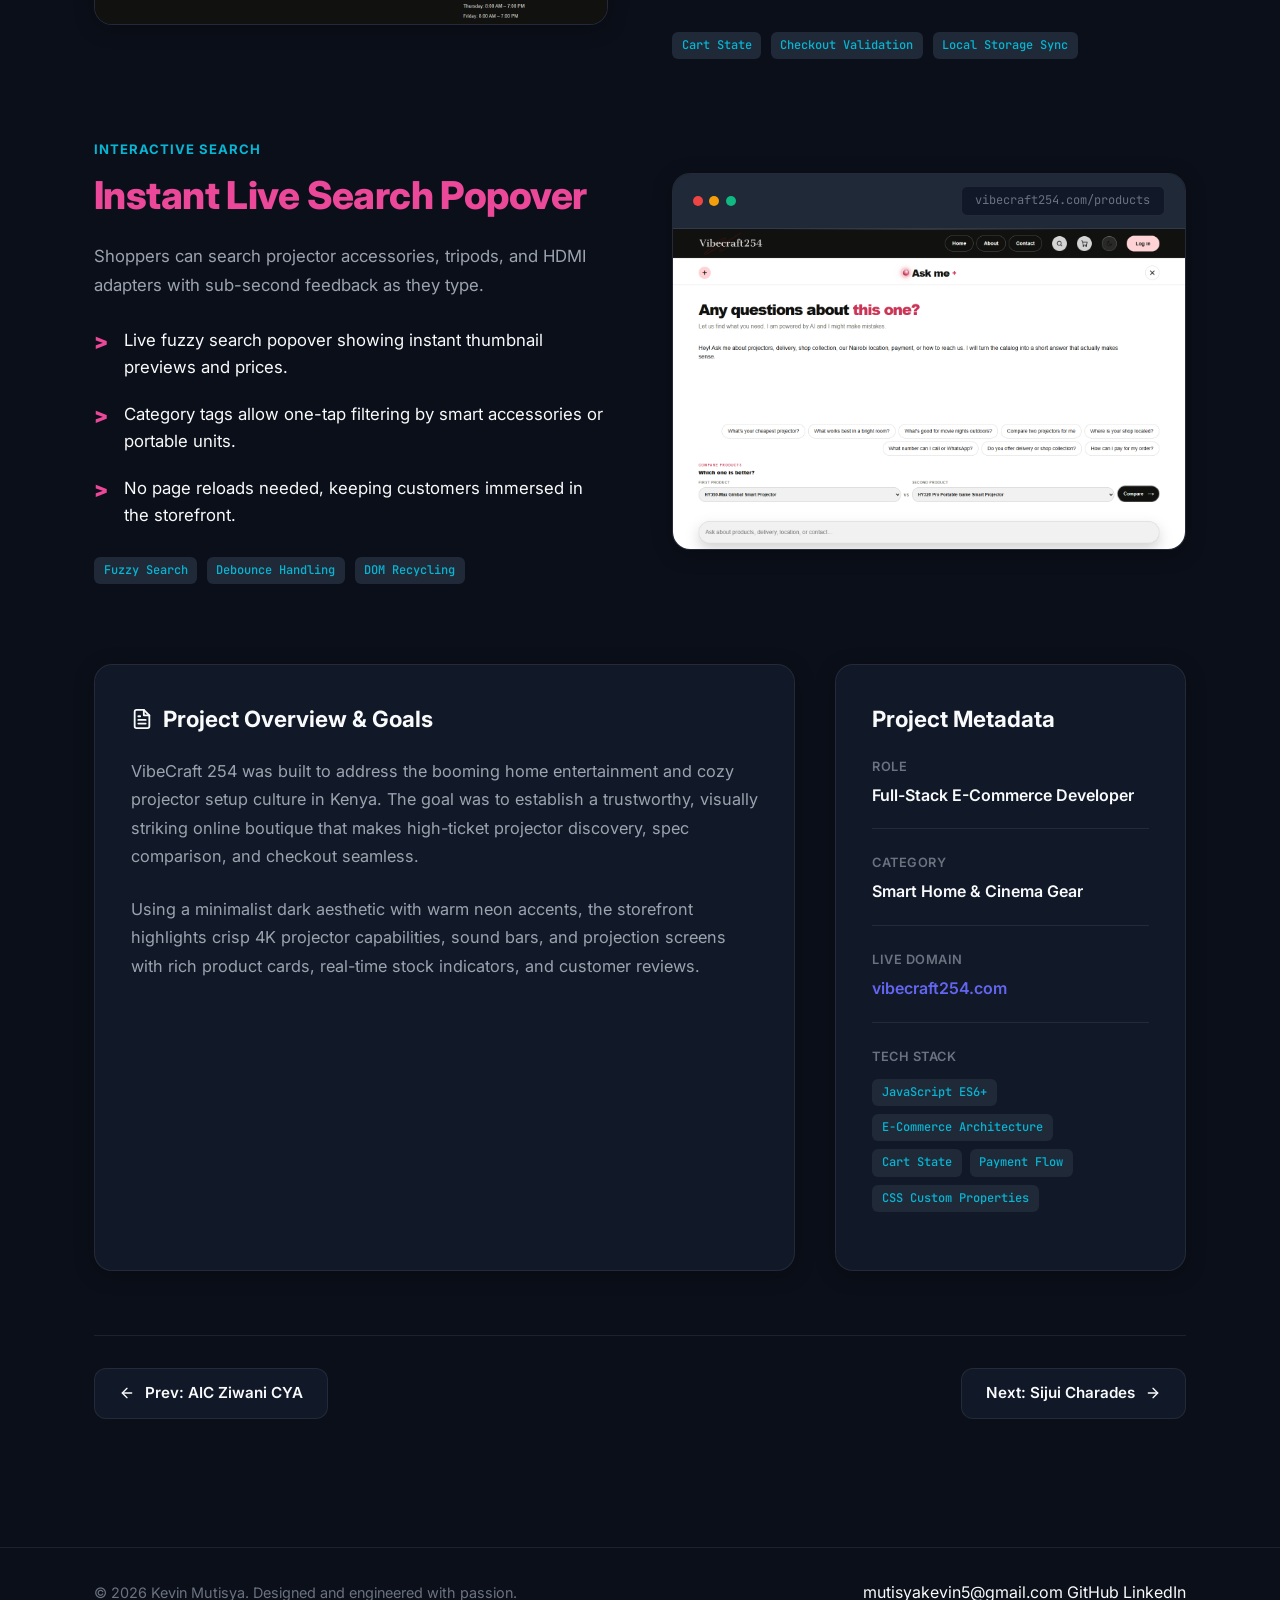
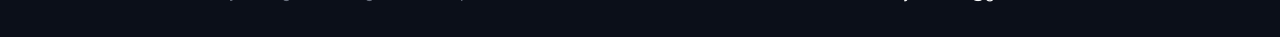
<file: projects/vibecraft.html>
<!DOCTYPE html>
<html lang="en" data-theme="dark">
<head>
  <meta charset="UTF-8" />
  <meta name="viewport" content="width=device-width, initial-scale=1.0" />
  <meta name="description" content="Deep dive case study of VibeCraft 254 Smart Projector Store by Kevin Mutisya, featuring side-by-side screenshots, checkout flow, and e-commerce capabilities." />
  <title>VibeCraft 254 — Project Showcase | Kevin Mutisya</title>

  <!-- Google Fonts: Inter & JetBrains Mono -->
  <link rel="preconnect" href="https://fonts.googleapis.com" />
  <link rel="preconnect" href="https://fonts.gstatic.com" crossorigin />
  <link href="https://fonts.googleapis.com/css2?family=Inter:wght@300;400;500;600;700;800&family=JetBrains+Mono:wght@400;500&display=swap" rel="stylesheet" />

  <!-- Shared and Page Stylesheets -->
  <link rel="stylesheet" href="../style.css" />
  <link rel="stylesheet" href="projects.css" />
</head>
<body>
  <!-- Header Navigation -->
  <header class="site-header" id="header">
    <div class="container nav-container">
      <a href="../index.html" class="brand-logo" aria-label="Kevin Mutisya Home">
        <span class="logo-bracket">&lt;</span><span class="logo-text">Kevin.dev</span><span class="logo-bracket">/&gt;</span>
      </a>

      <nav class="nav-menu" id="nav-menu" aria-label="Primary Navigation">
        <ul class="nav-list">
          <li class="nav-item"><a href="../index.html#about" class="nav-link">About</a></li>
          <li class="nav-item"><a href="../index.html#skills" class="nav-link">Skills</a></li>
          <li class="nav-item"><a href="../index.html#projects" class="nav-link active">Projects</a></li>
          <li class="nav-item"><a href="../index.html#contact" class="nav-link">Contact</a></li>
        </ul>
      </nav>

      <div class="header-actions">
        <button id="theme-toggle" class="icon-btn theme-toggle" aria-label="Toggle theme">
          <svg class="sun-icon" xmlns="http://www.w3.org/2000/svg" width="20" height="20" viewBox="0 0 24 24" fill="none" stroke="currentColor" stroke-width="2" stroke-linecap="round" stroke-linejoin="round">
            <circle cx="12" cy="12" r="4"></circle>
            <path d="M12 2v2"></path>
            <path d="M12 20v2"></path>
            <path d="m4.93 4.93 1.41 1.41"></path>
            <path d="m17.66 17.66 1.41 1.41"></path>
            <path d="M2 12h2"></path>
            <path d="M20 12h2"></path>
            <path d="m6.34 17.66-1.41 1.41"></path>
            <path d="m19.07 4.93-1.41 1.41"></path>
          </svg>
          <svg class="moon-icon" xmlns="http://www.w3.org/2000/svg" width="20" height="20" viewBox="0 0 24 24" fill="none" stroke="currentColor" stroke-width="2" stroke-linecap="round" stroke-linejoin="round">
            <path d="M12 3a6 6 0 0 0 9 9 9 9 0 1 1-9-9Z"></path>
          </svg>
        </button>

        <button id="mobile-toggle" class="icon-btn mobile-toggle" aria-label="Toggle navigation menu" aria-expanded="false">
          <span class="hamburger-bar"></span>
          <span class="hamburger-bar"></span>
          <span class="hamburger-bar"></span>
        </button>
      </div>
    </div>
  </header>

  <main id="main-content">
    <div class="container">
      <!-- Subpage Breadcrumb Navigation -->
      <div class="project-subpage-nav">
        <a href="../index.html#projects" class="back-to-home-link">
          <svg xmlns="http://www.w3.org/2000/svg" width="18" height="18" viewBox="0 0 24 24" fill="none" stroke="currentColor" stroke-width="2" stroke-linecap="round" stroke-linejoin="round"><line x1="19" y1="12" x2="5" y2="12"></line><polyline points="12 19 5 12 12 5"></polyline></svg>
          Back to All Projects
        </a>
        <span class="subpage-project-counter">Project 02 of 03</span>
      </div>

      <!-- Project Hero Banner -->
      <section class="project-detail-hero">
        <div class="project-detail-header">
          <span class="project-detail-badge">🛍️ E-Commerce Platform</span>
          <h1 class="project-detail-title">VibeCraft 254 — Projector & Cinema Store</h1>
          <p class="project-detail-subtitle">
            A conversion-focused e-commerce web platform for smart home projector gear and ambient cinema setups in Kenya. Built with instant live search popovers, a real-time reactive cart system, and an ultra-fast modern shopping experience.
          </p>

          <div class="project-detail-actions">
            <a href="https://vibecraft254.com" target="_blank" rel="noopener noreferrer" class="btn btn-primary">
              <svg xmlns="http://www.w3.org/2000/svg" width="18" height="18" viewBox="0 0 24 24" fill="none" stroke="currentColor" stroke-width="2" stroke-linecap="round" stroke-linejoin="round"><path d="M18 13v6a2 2 0 0 1-2 2H5a2 2 0 0 1-2-2V8a2 2 0 0 1 2-2h6"></path><polyline points="15 3 21 3 21 9"></polyline><line x1="10" x2="21" y1="14" y2="3"></line></svg>
              Visit Live Storefront
            </a>
            <a href="https://github.com" target="_blank" rel="noopener noreferrer" class="btn btn-secondary">
              <svg xmlns="http://www.w3.org/2000/svg" width="18" height="18" viewBox="0 0 24 24" fill="none" stroke="currentColor" stroke-width="2" stroke-linecap="round" stroke-linejoin="round"><path d="M15 22v-4a4.8 4.8 0 0 0-1-3.5c3 0 6-2 6-5.5.08-1.25-.27-2.48-1-3.5.28-1.15.28-2.35 0-3.5 0 0-1 0-3 1.5-2.64-.5-5.36-.5-8 0C6 2 5 2 5 2c-.3 1.15-.3 2.35 0 3.5A5.403 5.403 0 0 0 4 9c0 3.5 3 5.5 6 5.5-.39.49-.68 1.05-.85 1.65-.17.6-.22 1.23-.15 1.85v4"></path><path d="M9 18c-4.51 2-5-2-7-2"></path></svg>
              View GitHub Repository
            </a>
          </div>
        </div>
      </section>

      <!-- ==========================================================================
           Side-by-Side Showcase Rows (Text & Bullet Points on one side, Screenshots on other)
           ========================================================================== -->
      <div class="showcase-sections">

        <!-- Row 1: Storefront Home & Desktop + Mobile View -->
        <section class="showcase-row">
          <div class="showcase-info">
            <span class="showcase-tag">Storefront & Discovery</span>
            <h2 class="showcase-title accent-pink">Home Cinema Storefront</h2>
            <p class="showcase-lead">
              A high-converting online boutique designed for Kenyan tech enthusiasts seeking smart 4K projectors, ambient LED gear, and surround sound setups.
            </p>
            <ul class="showcase-bullets">
              <li class="showcase-bullet-item">
                <span class="showcase-chevron">&gt;</span>
                <span>Shoppers can compare projector lumens, throw ratios, and native resolutions without leaving the page.</span>
              </li>
              <li class="showcase-bullet-item">
                <span class="showcase-chevron">&gt;</span>
                <span>Mobile-optimized touch layout engineered for seamless thumb shopping and scrolling.</span>
              </li>
              <li class="showcase-bullet-item">
                <span class="showcase-chevron">&gt;</span>
                <span>Instant dark/light ambient aesthetic matching home cinema vibes.</span>
              </li>
            </ul>
            <div class="subpage-tech-row">
              <span class="tech-pill">E-Commerce UX</span>
              <span class="tech-pill">Theme Engine</span>
              <span class="tech-pill">Fast Image Loading</span>
            </div>
          </div>

          <div class="showcase-visual">
            <div class="browser-preview-frame">
              <div class="browser-header-bar">
                <div class="browser-dots">
                  <span class="browser-dot red"></span>
                  <span class="browser-dot yellow"></span>
                  <span class="browser-dot green"></span>
                </div>
                <div class="browser-address">vibecraft254.com</div>
              </div>
              <div class="browser-body">
                <img src="../assets/images/vibecraft.png" alt="VibeCraft 254 Desktop Storefront" loading="lazy" />
              </div>
            </div>
          </div>
        </section>

        <!-- Row 2: Checkout & Cart Flow (Alternating Row) -->
        <section class="showcase-row row-reverse">
          <div class="showcase-info">
            <span class="showcase-tag">Checkout Conversion</span>
            <h2 class="showcase-title accent-pink">Frictionless Checkout Flow</h2>
            <p class="showcase-lead">
              Optimized cart drawer and checkout flow built to minimize abandonment and accelerate Kenyan payment transactions.
            </p>
            <ul class="showcase-bullets">
              <li class="showcase-bullet-item">
                <span class="showcase-chevron">&gt;</span>
                <span>Real-time persistent cart calculations with dynamic shipping and discount codes.</span>
              </li>
              <li class="showcase-bullet-item">
                <span class="showcase-chevron">&gt;</span>
                <span>Clean, distraction-free order review and customer delivery information fields.</span>
              </li>
              <li class="showcase-bullet-item">
                <span class="showcase-chevron">&gt;</span>
                <span>Instant stock reservations preventing out-of-stock checkouts.</span>
              </li>
            </ul>
            <div class="subpage-tech-row">
              <span class="tech-pill">Cart State</span>
              <span class="tech-pill">Checkout Validation</span>
              <span class="tech-pill">Local Storage Sync</span>
            </div>
          </div>

          <div class="showcase-visual">
            <div class="browser-preview-frame">
              <div class="browser-header-bar">
                <div class="browser-dots">
                  <span class="browser-dot red"></span>
                  <span class="browser-dot yellow"></span>
                  <span class="browser-dot green"></span>
                </div>
                <div class="browser-address">vibecraft254.com/checkout</div>
              </div>
              <div class="browser-body">
                <img src="../assets/images/vibecraft-checkout.png" alt="VibeCraft 254 Checkout Flow Screenshot" loading="lazy" />
              </div>
            </div>
          </div>
        </section>

        <!-- Row 3: Product Search & Mobile Cart -->
        <section class="showcase-row">
          <div class="showcase-info">
            <span class="showcase-tag">Interactive Search</span>
            <h2 class="showcase-title accent-pink">Instant Live Search Popover</h2>
            <p class="showcase-lead">
              Shoppers can search projector accessories, tripods, and HDMI adapters with sub-second feedback as they type.
            </p>
            <ul class="showcase-bullets">
              <li class="showcase-bullet-item">
                <span class="showcase-chevron">&gt;</span>
                <span>Live fuzzy search popover showing instant thumbnail previews and prices.</span>
              </li>
              <li class="showcase-bullet-item">
                <span class="showcase-chevron">&gt;</span>
                <span>Category tags allow one-tap filtering by smart accessories or portable units.</span>
              </li>
              <li class="showcase-bullet-item">
                <span class="showcase-chevron">&gt;</span>
                <span>No page reloads needed, keeping customers immersed in the storefront.</span>
              </li>
            </ul>
            <div class="subpage-tech-row">
              <span class="tech-pill">Fuzzy Search</span>
              <span class="tech-pill">Debounce Handling</span>
              <span class="tech-pill">DOM Recycling</span>
            </div>
          </div>

          <div class="showcase-visual">
            <div class="browser-preview-frame">
              <div class="browser-header-bar">
                <div class="browser-dots">
                  <span class="browser-dot red"></span>
                  <span class="browser-dot yellow"></span>
                  <span class="browser-dot green"></span>
                </div>
                <div class="browser-address">vibecraft254.com/products</div>
              </div>
              <div class="browser-body">
                <img src="../assets/images/vibecraft-shop.png" alt="VibeCraft 254 Catalog Search Screenshot" loading="lazy" />
              </div>
            </div>
          </div>
        </section>

      </div>

      <!-- Deep Dive Specs & Architecture -->
      <section class="project-specs-grid">
        <div class="specs-main-card">
          <h2 class="specs-heading">
            <svg xmlns="http://www.w3.org/2000/svg" width="22" height="22" viewBox="0 0 24 24" fill="none" stroke="currentColor" stroke-width="2" stroke-linecap="round" stroke-linejoin="round"><path d="M14 2H6a2 2 0 0 0-2 2v16a2 2 0 0 0 2 2h12a2 2 0 0 0 2-2V8z"></path><polyline points="14 2 14 8 20 8"></polyline><line x1="16" y1="13" x2="8" y2="13"></line><line x1="16" y1="17" x2="8" y2="17"></line><polyline points="10 9 9 9 8 9"></polyline></svg>
            Project Overview & Goals
          </h2>
          <p class="specs-text">
            VibeCraft 254 was built to address the booming home entertainment and cozy projector setup culture in Kenya. The goal was to establish a trustworthy, visually striking online boutique that makes high-ticket projector discovery, spec comparison, and checkout seamless.
          </p>
          <p class="specs-text">
            Using a minimalist dark aesthetic with warm neon accents, the storefront highlights crisp 4K projector capabilities, sound bars, and projection screens with rich product cards, real-time stock indicators, and customer reviews.
          </p>
        </div>

        <div class="specs-sidebar-card">
          <h2 class="specs-heading">Project Metadata</h2>
          <div class="meta-info-list">
            <div class="meta-info-item">
              <span class="meta-info-label">Role</span>
              <span class="meta-info-val">Full-Stack E-Commerce Developer</span>
            </div>
            <div class="meta-info-item">
              <span class="meta-info-label">Category</span>
              <span class="meta-info-val">Smart Home & Cinema Gear</span>
            </div>
            <div class="meta-info-item">
              <span class="meta-info-label">Live Domain</span>
              <a href="https://vibecraft254.com" target="_blank" rel="noopener noreferrer" class="meta-info-val" style="color: var(--accent-primary);">vibecraft254.com</a>
            </div>
            <div class="meta-info-item">
              <span class="meta-info-label">Tech Stack</span>
              <div class="project-tech" style="margin-top: 0.4rem;">
                <span class="tech-pill">JavaScript ES6+</span>
                <span class="tech-pill">E-Commerce Architecture</span>
                <span class="tech-pill">Cart State</span>
                <span class="tech-pill">Payment Flow</span>
                <span class="tech-pill">CSS Custom Properties</span>
              </div>
            </div>
          </div>
        </div>
      </section>

      <!-- Project Pagination Nav -->
      <div class="project-pagination">
        <a href="aic-ziwani.html" class="pagination-btn">
          <svg xmlns="http://www.w3.org/2000/svg" width="16" height="16" viewBox="0 0 24 24" fill="none" stroke="currentColor" stroke-width="2" stroke-linecap="round" stroke-linejoin="round"><line x1="19" y1="12" x2="5" y2="12"></line><polyline points="12 19 5 12 12 5"></polyline></svg>
          Prev: AIC Ziwani CYA
        </a>
        <a href="sijui-game.html" class="pagination-btn">
          Next: Sijui Charades
          <svg xmlns="http://www.w3.org/2000/svg" width="16" height="16" viewBox="0 0 24 24" fill="none" stroke="currentColor" stroke-width="2" stroke-linecap="round" stroke-linejoin="round"><line x1="5" y1="12" x2="19" y2="12"></line><polyline points="12 5 19 12 12 19"></polyline></svg>
        </a>
      </div>
    </div>
  </main>

  <footer class="site-footer">
    <div class="container footer-container">
      <p class="footer-copy">
        &copy; 2026 Kevin Mutisya. Designed and engineered with passion.
      </p>
      <div class="footer-links">
        <a href="mailto:mutisyakevin5@gmail.com">mutisyakevin5@gmail.com</a>
        <a href="https://github.com" target="_blank" rel="noopener noreferrer">GitHub</a>
        <a href="https://linkedin.com" target="_blank" rel="noopener noreferrer">LinkedIn</a>
      </div>
    </div>
  </footer>

  <script src="projects.js"></script>
</body>
</html>
</file>
<file: style.css>
/* ==========================================================================
   Design Tokens & CSS Variables
   ========================================================================== */
:root {
  /* Color Palette - Dark Theme (Default) */
  --bg-body: #0b0f19;
  --bg-surface: #111827;
  --bg-surface-elevated: #1f2937;
  --bg-surface-hover: #283548;

  --text-primary: #f9fafb;
  --text-secondary: #9ca3af;
  --text-muted: #6b7280;

  --border-color: rgba(255, 255, 255, 0.08);
  --border-focus: rgba(99, 102, 241, 0.6);

  --accent-primary: #6366f1;       /* Indigo */
  --accent-primary-hover: #4f46e5;
  --accent-secondary: #06b6d4;     /* Cyan */
  --accent-gradient: linear-gradient(135deg, #6366f1 0%, #06b6d4 100%);
  --accent-glow: rgba(99, 102, 241, 0.25);

  --badge-bg: rgba(99, 102, 241, 0.12);
  --badge-text: #818cf8;
  --status-pulse-color: #10b981;

  --card-shadow: 0 4px 20px rgba(0, 0, 0, 0.25);
  --card-shadow-hover: 0 16px 36px rgba(0, 0, 0, 0.4);

  /* Typography */
  --font-sans: 'Inter', -apple-system, BlinkMacSystemFont, "Segoe UI", Roboto, sans-serif;
  --font-mono: 'JetBrains Mono', SFMono-Regular, Menlo, Monaco, Consolas, monospace;

  /* Layout & Spacing */
  --container-max-width: 1140px;
  --header-height: 72px;
  --radius-sm: 6px;
  --radius-md: 12px;
  --radius-lg: 18px;
  --radius-full: 9999px;

  /* Transitions */
  --transition-fast: 0.15s ease;
  --transition-normal: 0.25s ease;
  --transition-slow: 0.4s ease;
  --ease-elastic: cubic-bezier(0.34, 1.56, 0.64, 1);
  --ease-out-expo: cubic-bezier(0.16, 1, 0.3, 1);
}

/* Light Theme Overrides */
[data-theme="light"] {
  --bg-body: #f8fafc;
  --bg-surface: #ffffff;
  --bg-surface-elevated: #f1f5f9;
  --bg-surface-hover: #e2e8f0;

  --text-primary: #0f172a;
  --text-secondary: #334155;
  --text-muted: #64748b;

  /* Sharper, multi-layered edge definitions for light theme */
  --border-color: rgba(15, 23, 42, 0.12);
  --border-subtle: rgba(15, 23, 42, 0.08);
  --border-highlight: rgba(255, 255, 255, 0.9);
  --border-focus: rgba(79, 70, 229, 0.6);

  --accent-primary: #4f46e5;
  --accent-primary-hover: #4338ca;
  --accent-secondary: #0891b2;
  --accent-gradient: linear-gradient(135deg, #4f46e5 0%, #0891b2 100%);
  --accent-glow: rgba(79, 70, 229, 0.2);

  --badge-bg: rgba(79, 70, 229, 0.1);
  --badge-text: #4338ca;

  /* Crisp light theme shadows and edge highlights */
  --card-shadow: 0 4px 16px -2px rgba(15, 23, 42, 0.08), 0 2px 6px -1px rgba(15, 23, 42, 0.04), inset 0 1px 0 rgba(255, 255, 255, 0.8);
  --card-shadow-hover: 0 16px 32px -4px rgba(79, 70, 229, 0.14), 0 6px 14px -2px rgba(15, 23, 42, 0.08), inset 0 1px 0 rgba(255, 255, 255, 1);
}

/* ==========================================================================
   CSS Reset & Base Rules
   ========================================================================== */
*, *::before, *::after {
  box-sizing: border-box;
  margin: 0;
  padding: 0;
}

html {
  scroll-behavior: smooth;
  font-size: 16px;
}

body {
  font-family: var(--font-sans);
  background-color: var(--bg-body);
  color: var(--text-primary);
  line-height: 1.6;
  -webkit-font-smoothing: antialiased;
  -moz-osx-font-smoothing: grayscale;
  transition: background-color var(--transition-normal), color var(--transition-normal);
  overflow-x: clip;
  position: relative;
}

/* ==========================================================================
   Ambient Interactive Cursor Glow & Background Mesh Orbs (Higginsfield/Figma vibe)
   ========================================================================== */
.cursor-glow {
  position: fixed;
  top: 0;
  left: 0;
  width: 450px;
  height: 450px;
  border-radius: 50%;
  pointer-events: none;
  background: radial-gradient(circle, rgba(99, 102, 241, 0.18) 0%, rgba(6, 182, 212, 0.08) 45%, transparent 70%);
  transform: translate(-50%, -50%);
  z-index: 9998;
  filter: blur(40px);
  opacity: 0;
  transition: opacity 0.4s ease, width 0.3s ease, height 0.3s ease;
  will-change: transform, opacity;
}

[data-theme="light"] .cursor-glow {
  background: radial-gradient(circle, rgba(99, 102, 241, 0.20) 0%, rgba(14, 165, 233, 0.12) 42%, rgba(236, 72, 153, 0.05) 65%, transparent 75%);
  mix-blend-mode: multiply;
  filter: blur(40px);
}

/* Floating Fluid Mesh Gradient Orbs */
.bg-mesh {
  position: fixed;
  inset: 0;
  pointer-events: none;
  overflow: hidden;
  z-index: 0;
}

.mesh-orb {
  position: absolute;
  border-radius: 50%;
  filter: blur(90px);
  opacity: 0.45;
  will-change: transform;
}

[data-theme="light"] .mesh-orb {
  opacity: 0.35;
  filter: blur(100px);
}

.orb-1 {
  width: 550px;
  height: 550px;
  background: radial-gradient(circle, #6366f1 0%, transparent 70%);
  top: -120px;
  left: -80px;
  animation: orb-float-1 22s infinite ease-in-out alternate;
}

.orb-2 {
  width: 600px;
  height: 600px;
  background: radial-gradient(circle, #06b6d4 0%, transparent 70%);
  top: 35%;
  right: -150px;
  animation: orb-float-2 28s infinite ease-in-out alternate;
}

.orb-3 {
  width: 480px;
  height: 480px;
  background: radial-gradient(circle, #ec4899 0%, transparent 70%);
  bottom: 5%;
  left: 20%;
  animation: orb-float-3 25s infinite ease-in-out alternate;
}

@keyframes orb-float-1 {
  0% { transform: translate(0, 0) scale(1); }
  50% { transform: translate(120px, 80px) scale(1.15); }
  100% { transform: translate(-60px, 140px) scale(0.95); }
}

@keyframes orb-float-2 {
  0% { transform: translate(0, 0) scale(1); }
  50% { transform: translate(-140px, -60px) scale(1.12); }
  100% { transform: translate(80px, -110px) scale(0.9); }
}

@keyframes orb-float-3 {
  0% { transform: translate(0, 0) scale(1); }
  50% { transform: translate(90px, -90px) scale(1.18); }
  100% { transform: translate(-100px, 50px) scale(0.92); }
}

#main-content {
  perspective: 1200px;
  perspective-origin: center center;
  transform-style: preserve-3d;
}

a {
  color: inherit;
  text-decoration: none;
}

ul {
  list-style: none;
}

button, input, textarea {
  font-family: inherit;
}

/* Anchor offset for sticky header */
section[id] {
  scroll-margin-top: calc(var(--header-height) + 24px);
}

.container {
  width: 100%;
  max-width: var(--container-max-width);
  margin-inline: auto;
  padding-inline: 1.5rem;
}

/* ==========================================================================
   Header & Navigation Bar
   ========================================================================== */
.site-header {
  position: sticky;
  top: 0;
  z-index: 1000;
  height: var(--header-height);
  background-color: rgba(11, 15, 25, 0.85);
  backdrop-filter: blur(12px);
  -webkit-backdrop-filter: blur(12px);
  border-bottom: 1px solid var(--border-color);
  transition: background-color var(--transition-normal), border-color var(--transition-normal);
}

[data-theme="light"] .site-header {
  background-color: rgba(248, 250, 252, 0.85);
}

.nav-container {
  height: 100%;
  display: flex;
  align-items: center;
  justify-content: space-between;
}

.brand-logo {
  font-family: var(--font-mono);
  font-weight: 700;
  font-size: 1.25rem;
  letter-spacing: -0.5px;
  display: flex;
  align-items: center;
}

.logo-bracket {
  color: var(--accent-primary);
}

.logo-text {
  color: var(--text-primary);
}

.nav-list {
  display: flex;
  gap: 2rem;
  align-items: center;
}

.nav-link {
  color: var(--text-secondary);
  font-weight: 500;
  font-size: 0.95rem;
  position: relative;
  transition: color var(--transition-fast);
  padding: 0.25rem 0;
}

.nav-link:hover,
.nav-link.active {
  color: var(--text-primary);
}

.nav-link.active::after {
  content: "";
  position: absolute;
  bottom: -4px;
  left: 0;
  width: 100%;
  height: 2px;
  background: var(--accent-gradient);
  border-radius: var(--radius-full);
}

.header-actions {
  display: flex;
  align-items: center;
  gap: 0.75rem;
}

.icon-btn {
  background: transparent;
  border: 1px solid var(--border-color);
  color: var(--text-secondary);
  width: 40px;
  height: 40px;
  border-radius: var(--radius-md);
  display: flex;
  align-items: center;
  justify-content: center;
  cursor: pointer;
  transition: all var(--transition-fast);
}

.icon-btn:hover {
  color: var(--text-primary);
  background-color: var(--bg-surface-elevated);
  border-color: var(--accent-primary);
}

/* Theme Toggle Icons */
[data-theme="dark"] .sun-icon {
  display: block;
}
[data-theme="dark"] .moon-icon {
  display: none;
}

[data-theme="light"] .sun-icon {
  display: none;
}
[data-theme="light"] .moon-icon {
  display: block;
}

/* Mobile Hamburger Menu */
.mobile-toggle {
  display: none;
  flex-direction: column;
  justify-content: center;
  gap: 5px;
  padding: 8px;
}

.hamburger-bar {
  width: 20px;
  height: 2px;
  background-color: var(--text-primary);
  border-radius: var(--radius-full);
  transition: transform var(--transition-fast), opacity var(--transition-fast);
}

/* ==========================================================================
   Buttons & Tags
   ========================================================================== */
.btn {
  display: inline-flex;
  align-items: center;
  justify-content: center;
  gap: 0.5rem;
  padding: 0.8rem 1.6rem;
  border-radius: var(--radius-md);
  font-weight: 600;
  font-size: 0.95rem;
  cursor: pointer;
  transition: all var(--transition-fast);
  border: none;
}

.btn-primary {
  background: var(--accent-gradient);
  background-size: 200% 200%;
  color: #ffffff;
  box-shadow: 0 4px 18px var(--accent-glow);
  position: relative;
  overflow: hidden;
  transition: all 0.3s var(--ease-elastic);
}

.btn-primary::after {
  content: "";
  position: absolute;
  top: -50%;
  left: -60%;
  width: 40%;
  height: 200%;
  background: linear-gradient(
    60deg,
    rgba(255, 255, 255, 0) 20%,
    rgba(255, 255, 255, 0.35) 50%,
    rgba(255, 255, 255, 0) 80%
  );
  transform: rotate(25deg);
  transition: all 0.75s ease;
}

.btn-primary:hover::after {
  left: 140%;
}

.btn-primary:hover {
  transform: translateY(-3px) scale(1.02);
  box-shadow: 0 10px 28px var(--accent-glow);
  background-position: 100% 0%;
}

.btn-primary:active {
  transform: translateY(-1px) scale(0.98);
}

.btn-secondary {
  background-color: var(--bg-surface);
  color: var(--text-primary);
  border: 1px solid var(--border-color);
  transition: all 0.25s ease;
  backdrop-filter: blur(8px);
}

.btn-secondary:hover {
  background-color: var(--bg-surface-elevated);
  border-color: var(--accent-primary);
  transform: translateY(-2px);
  box-shadow: 0 6px 18px rgba(0, 0, 0, 0.1);
}

.section {
  padding-block: 6rem;
}

.section-header {
  margin-bottom: 3.5rem;
  text-align: center;
}

.section-tag {
  display: inline-block;
  font-family: var(--font-mono);
  font-size: 0.85rem;
  font-weight: 500;
  text-transform: uppercase;
  letter-spacing: 1px;
  color: var(--accent-primary);
  background-color: var(--badge-bg);
  padding: 0.35rem 0.85rem;
  border-radius: var(--radius-full);
  margin-bottom: 0.75rem;
}

.section-title {
  font-size: clamp(1.75rem, 3.5vw, 2.5rem);
  font-weight: 800;
  letter-spacing: -0.5px;
  color: var(--text-primary);
}

/* ==========================================================================
   iPhone-Style Fullscreen Welcome Splash Overlay (Disappears After Welcome)
   ========================================================================== */
body.welcome-active {
  overflow: hidden;
}

.ios-welcome-overlay {
  position: fixed;
  inset: 0;
  z-index: 10000;
  display: flex;
  flex-direction: column;
  align-items: center;
  justify-content: center;
  background-color: #060913;
  perspective: 1200px;
  overflow: hidden;
  transition: opacity 0.75s cubic-bezier(0.22, 1, 0.36, 1),
              transform 0.8s cubic-bezier(0.22, 1, 0.36, 1),
              filter 0.75s ease;
  will-change: opacity, transform, filter;
}

[data-theme="light"] .ios-welcome-overlay {
  background-color: #f8fafc;
}

.ios-welcome-overlay.is-dismissing {
  opacity: 0;
  transform: translateY(-4%) scale(1.04);
  filter: blur(14px);
  pointer-events: none;
}

.ios-welcome-overlay.is-gone {
  display: none !important;
}

/* Soft Apple-Style Ambient Glow Behind the Welcome Text */
.welcome-aurora {
  position: absolute;
  width: 65vw;
  height: 65vw;
  max-width: 720px;
  max-height: 720px;
  border-radius: 50%;
  background: radial-gradient(circle, rgba(99, 102, 241, 0.22) 0%, rgba(6, 182, 212, 0.12) 45%, transparent 72%);
  filter: blur(60px);
  pointer-events: none;
  z-index: 0;
  animation: welcome-aurora-breathe 6s ease-in-out infinite alternate;
}

[data-theme="light"] .welcome-aurora {
  background: radial-gradient(circle, rgba(99, 102, 241, 0.16) 0%, rgba(14, 165, 233, 0.1) 45%, transparent 72%);
}

@keyframes welcome-aurora-breathe {
  0% { transform: scale(0.92); opacity: 0.75; }
  100% { transform: scale(1.08); opacity: 1; }
}

/* Floating 3D Word Storm Cloud inside Splash */
.word-storm-container {
  position: absolute;
  inset: 0;
  pointer-events: none;
  transform-style: preserve-3d;
  overflow: hidden;
  z-index: 1;
}

.storm-word {
  position: absolute;
  left: 50%;
  top: 50%;
  font-size: clamp(1.1rem, 2.2vw, 1.85rem);
  font-weight: 800;
  font-style: italic;
  letter-spacing: -0.01em;
  color: var(--text-muted);
  opacity: 0.22;
  white-space: nowrap;
  transform-style: preserve-3d;
  will-change: transform, opacity, filter;
  transition: transform 0.25s ease-out, opacity 0.3s ease, filter 0.3s ease;
  user-select: none;
}

[data-theme="light"] .storm-word {
  color: #6366f1;
  opacity: 0.16;
}

/* Centerpiece Open iPhone Typography (No Boxy Card) */
.ios-welcome-center {
  position: relative;
  z-index: 3;
  display: flex;
  flex-direction: column;
  align-items: center;
  text-align: center;
  padding: 0 1.5rem;
  transform-style: preserve-3d;
}

/* Kinetic Greeting Viewport */
.ios-greeting-viewport {
  min-height: 6.5rem;
  display: flex;
  align-items: center;
  justify-content: center;
  perspective: 900px;
}

.ios-greeting-text {
  font-size: clamp(3.6rem, 10vw, 7rem);
  font-weight: 800;
  letter-spacing: -0.04em;
  line-height: 1.05;
  margin: 0;
  display: flex;
  justify-content: center;
  align-items: center;
  flex-wrap: nowrap;
  transform-style: preserve-3d;
  background: linear-gradient(135deg, #ffffff 0%, #cbd5e1 50%, #818cf8 100%);
  -webkit-background-clip: text;
  -webkit-text-fill-color: transparent;
  filter: drop-shadow(0 0 36px rgba(129, 140, 248, 0.35));
}

[data-theme="light"] .ios-greeting-text {
  background: linear-gradient(135deg, #0f172a 0%, #334155 50%, #4338ca 100%);
  -webkit-background-clip: text;
  -webkit-text-fill-color: transparent;
  filter: drop-shadow(0 0 24px rgba(99, 102, 241, 0.2));
}

/* Kinetic Per-Character Storm Spans */
.char-span {
  display: inline-block;
  transform-style: preserve-3d;
  transition: transform 0.42s cubic-bezier(0.22, 1, 0.36, 1), opacity 0.32s ease, filter 0.32s ease;
  will-change: transform, opacity, filter;
}

.char-span.storm-out {
  transform: translate3d(var(--tx, 40px), var(--ty, -50px), var(--tz, 120px)) rotate(var(--rot, 30deg)) scale(0.5);
  opacity: 0;
  filter: blur(10px);
}

.char-span.storm-in {
  transform: translate3d(var(--itx, -40px), var(--ity, 50px), var(--itz, -120px)) rotate(var(--irot, -30deg)) scale(1.35);
  opacity: 0;
  filter: blur(12px);
}

/* Bespoke Greeting Gradient Themes */
.ios-welcome-center.theme-jambo .ios-greeting-text {
  background: linear-gradient(135deg, #fbbf24 0%, #f59e0b 45%, #06b6d4 100%);
  -webkit-background-clip: text;
  -webkit-text-fill-color: transparent;
}

.ios-welcome-center.theme-habari .ios-greeting-text {
  background: linear-gradient(135deg, #22d3ee 0%, #0ea5e9 50%, #6366f1 100%);
  -webkit-background-clip: text;
  -webkit-text-fill-color: transparent;
}

.ios-welcome-center.theme-hello .ios-greeting-text {
  background: linear-gradient(135deg, #ffffff 0%, #e2e8f0 60%, #94a3b8 100%);
  -webkit-background-clip: text;
  -webkit-text-fill-color: transparent;
}

[data-theme="light"] .ios-welcome-center.theme-hello .ios-greeting-text {
  background: linear-gradient(135deg, #0f172a 0%, #334155 60%, #64748b 100%);
  -webkit-background-clip: text;
  -webkit-text-fill-color: transparent;
}

.ios-welcome-center.theme-bonjour .ios-greeting-text {
  background: linear-gradient(135deg, #ec4899 0%, #d946ef 50%, #a855f7 100%);
  -webkit-background-clip: text;
  -webkit-text-fill-color: transparent;
}

.ios-welcome-center.theme-konnichiwa .ios-greeting-text {
  background: linear-gradient(135deg, #f43f5e 0%, #fb7185 50%, #38bdf8 100%);
  -webkit-background-clip: text;
  -webkit-text-fill-color: transparent;
}

.ios-welcome-center.theme-hola .ios-greeting-text {
  background: linear-gradient(135deg, #f97316 0%, #fb923c 50%, #eab308 100%);
  -webkit-background-clip: text;
  -webkit-text-fill-color: transparent;
}

.ios-welcome-center.theme-karibu .ios-greeting-text {
  background: linear-gradient(135deg, #6366f1 0%, #8b5cf6 45%, #ec4899 100%);
  -webkit-background-clip: text;
  -webkit-text-fill-color: transparent;
}

/* Subtitle */
.ios-greeting-sub {
  font-size: 1.05rem;
  font-weight: 500;
  color: var(--text-secondary);
  margin-top: 0.75rem;
  min-height: 1.6em;
  letter-spacing: 0.01em;
  transition: opacity 0.25s ease, transform 0.25s ease;
}

/* iPhone Bottom Swipe / Home Bar */
.ios-swipe-footer {
  position: absolute;
  bottom: 1.75rem;
  left: 50%;
  transform: translateX(-50%);
  z-index: 4;
  display: flex;
  flex-direction: column;
  align-items: center;
  gap: 0.75rem;
  background: transparent;
  border: none;
  cursor: pointer;
  padding: 0.5rem 1.25rem;
  color: var(--text-muted);
  transition: opacity 0.25s ease, transform 0.25s ease;
}

.ios-swipe-footer:hover {
  color: var(--text-primary);
  transform: translateX(-50%) translateY(-2px);
}

.ios-swipe-label {
  font-size: 0.82rem;
  font-weight: 500;
  letter-spacing: 0.04em;
  opacity: 0.75;
  animation: ios-swipe-pulse 2.2s ease-in-out infinite;
}

.ios-home-bar {
  width: 134px;
  height: 5px;
  border-radius: 999px;
  background: rgba(255, 255, 255, 0.55);
}

[data-theme="light"] .ios-home-bar {
  background: rgba(15, 23, 42, 0.35);
}

@keyframes ios-swipe-pulse {
  0%, 100% { opacity: 0.45; transform: translateY(0); }
  50% { opacity: 0.95; transform: translateY(-3px); }
}

/* ==========================================================================
   Hero Section
   ========================================================================== */
.hero-section {
  padding-block: 6rem 5rem;
  position: relative;
}

.hero-container {
  display: grid;
  grid-template-columns: 1.15fr 0.85fr;
  align-items: center;
  gap: 3.5rem;
}

.status-badge {
  display: inline-flex;
  align-items: center;
  gap: 0.5rem;
  padding: 0.35rem 0.85rem;
  border-radius: var(--radius-full);
  font-size: 0.85rem;
  font-weight: 500;
  background-color: var(--bg-surface-elevated);
  border: 1px solid var(--border-color);
  color: var(--text-secondary);
  margin-bottom: 1.5rem;
}

.status-pulse {
  width: 8px;
  height: 8px;
  border-radius: 50%;
  background-color: var(--status-pulse-color);
  box-shadow: 0 0 0 0 rgba(16, 185, 129, 0.7);
  animation: pulse-ring 2s infinite cubic-bezier(0.66, 0, 0, 1);
}

@keyframes pulse-ring {
  0% { box-shadow: 0 0 0 0 rgba(16, 185, 129, 0.7); }
  70% { box-shadow: 0 0 0 8px rgba(16, 185, 129, 0); }
  100% { box-shadow: 0 0 0 0 rgba(16, 185, 129, 0); }
}

.hero-title {
  font-size: clamp(2.25rem, 4.5vw, 3.5rem);
  line-height: 1.15;
  font-weight: 800;
  letter-spacing: -1px;
  margin-bottom: 1.25rem;
}

.highlight-gradient {
  background: var(--accent-gradient);
  -webkit-background-clip: text;
  -webkit-text-fill-color: transparent;
  background-size: 200% auto;
  animation: gradient-shimmer 6s ease-in-out infinite alternate;
}

@keyframes gradient-shimmer {
  0% { background-position: 0% 50%; }
  100% { background-position: 100% 50%; }
}

/* Typewriter & Dynamic Subtitle */
.typewriter-wrap {
  display: inline-block;
  font-weight: 700;
  color: var(--text-primary);
  min-height: 1.25em;
}

.typewriter-text {
  background: linear-gradient(135deg, var(--text-primary) 0%, var(--accent-secondary) 100%);
  -webkit-background-clip: text;
  -webkit-text-fill-color: transparent;
}

.typewriter-cursor {
  display: inline-block;
  color: var(--accent-primary);
  font-weight: 300;
  margin-left: 2px;
  animation: cursor-blink 1s steps(2, start) infinite;
}

@keyframes cursor-blink {
  0%, 100% { opacity: 1; }
  50% { opacity: 0; }
}

.hero-subtitle {
  font-size: 1.125rem;
  color: var(--text-secondary);
  max-width: 560px;
  margin-bottom: 2rem;
  line-height: 1.7;
}

.hero-actions {
  display: flex;
  flex-wrap: wrap;
  gap: 1rem;
  margin-bottom: 2.5rem;
}

.hero-socials {
  display: flex;
  align-items: center;
  gap: 1.5rem;
}

.social-link {
  display: inline-flex;
  align-items: center;
  gap: 0.4rem;
  color: var(--text-secondary);
  font-size: 0.9rem;
  font-weight: 500;
  transition: color var(--transition-fast);
}

.social-link:hover {
  color: var(--accent-primary);
}

/* Code Snippet Card with 3D Tilt Effect */
.hero-visual {
  perspective: 1000px;
}

.code-card {
  background-color: var(--bg-surface);
  border: 1px solid var(--border-color);
  border-radius: var(--radius-lg);
  overflow: hidden;
  box-shadow: 0 25px 50px -12px rgba(0, 0, 0, 0.45);
  font-family: var(--font-mono);
  transition: border-color 0.25s ease, box-shadow 0.25s ease;
  transform-style: preserve-3d;
  will-change: transform;
}

[data-theme="light"] .code-card {
  box-shadow: 0 20px 40px -10px rgba(15, 23, 42, 0.15), inset 0 1px 0 rgba(255, 255, 255, 0.9);
}

.code-card:hover {
  border-color: var(--accent-primary);
  box-shadow: 0 30px 60px -15px var(--accent-glow);
}

.code-card-header {
  display: flex;
  align-items: center;
  justify-content: space-between;
  padding: 0.75rem 1.25rem;
  background-color: var(--bg-surface-elevated);
  border-bottom: 1px solid var(--border-color);
}

.card-dots {
  display: flex;
  gap: 6px;
}

.dot {
  width: 10px;
  height: 10px;
  border-radius: 50%;
}
.dot-red { background-color: #ef4444; }
.dot-yellow { background-color: #f59e0b; }
.dot-green { background-color: #10b981; }

.card-filename {
  font-size: 0.8rem;
  color: var(--text-muted);
}

.code-block {
  padding: 1.5rem;
  font-size: 0.9rem;
  line-height: 1.6;
  overflow-x: auto;
}

.code-key { color: #818cf8; }
.code-string { color: #34d399; }
.code-number { color: #f472b6; }
.code-bool { color: #fbbf24; }

/* ==========================================================================
   Infinite Marquee Carousel (Streamlined & Clean - Antigravity Style)
   ========================================================================== */
.ticker-section {
  position: relative;
  overflow: hidden;
  padding: 0.85rem 0;
  margin-top: 0.75rem;
  margin-bottom: 2.5rem;
  border-top: 1px solid rgba(255, 255, 255, 0.07);
  border-bottom: 1px solid rgba(255, 255, 255, 0.07);
  background: transparent;
  z-index: 5;
}

[data-theme="light"] .ticker-section {
  background: transparent;
  border-top: 1px solid rgba(0, 0, 0, 0.07);
  border-bottom: 1px solid rgba(0, 0, 0, 0.07);
}

.ticker-wrap {
  width: 100%;
  overflow: hidden;
  position: relative;
  display: flex;
  mask-image: linear-gradient(to right, transparent 0%, black 12%, black 88%, transparent 100%);
  -webkit-mask-image: linear-gradient(to right, transparent 0%, black 12%, black 88%, transparent 100%);
}

.ticker-track {
  display: flex;
  flex-shrink: 0;
  width: max-content;
  will-change: transform;
  -webkit-animation: marquee-scroll 24s linear infinite;
  animation: marquee-scroll 24s linear infinite;
}

.ticker-group {
  display: flex;
  align-items: center;
  flex-shrink: 0;
  min-width: max-content;
}

.ticker-item {
  font-size: clamp(1rem, 1.6vw, 1.25rem);
  font-style: italic;
  font-weight: 500;
  letter-spacing: 0.02em;
  color: var(--text-secondary);
  white-space: nowrap;
  padding: 0 0.9rem;
  transition: color 0.2s ease, transform 0.2s ease;
  user-select: none;
  cursor: default;
}

.ticker-item:hover {
  color: var(--accent-primary);
  transform: translateY(-1px);
}

.ticker-dot {
  font-size: 0.65rem;
  color: #818cf8;
  margin: 0 0.4rem;
  filter: drop-shadow(0 0 6px rgba(129, 140, 248, 0.7));
  user-select: none;
  line-height: 1;
}

[data-theme="light"] .ticker-dot {
  color: #6366f1;
  filter: drop-shadow(0 0 4px rgba(99, 102, 241, 0.45));
}

@-webkit-keyframes marquee-scroll {
  0% {
    -webkit-transform: translate3d(0, 0, 0);
    transform: translate3d(0, 0, 0);
  }
  100% {
    -webkit-transform: translate3d(-50%, 0, 0);
    transform: translate3d(-50%, 0, 0);
  }
}

@keyframes marquee-scroll {
  0% {
    -webkit-transform: translate3d(0, 0, 0);
    transform: translate3d(0, 0, 0);
  }
  100% {
    -webkit-transform: translate3d(-50%, 0, 0);
    transform: translate3d(-50%, 0, 0);
  }
}

@media (prefers-reduced-motion: reduce) {
  .ticker-track {
    animation-duration: 90s;
  }
}

@media (max-width: 640px) {
  .ticker-section {
    padding: 0.7rem 0;
    margin-bottom: 2rem;
  }
  .ticker-item {
    font-size: 0.95rem;
    padding: 0 0.65rem;
  }
  .ticker-dot {
    font-size: 0.55rem;
    margin: 0 0.25rem;
  }
}

/* ==========================================================================
   About Section
   ========================================================================== */
.about-grid {
  max-width: 820px;
  margin-inline: auto;
}

.about-text p {
  color: var(--text-secondary);
  font-size: 1.05rem;
  line-height: 1.8;
  margin-bottom: 1.25rem;
}

.about-stats {
  display: grid;
  grid-template-columns: repeat(auto-fit, minmax(220px, 1fr));
  gap: 1.5rem;
  margin-top: 2.5rem;
}

.stat-card {
  background-color: var(--bg-surface);
  border: 1px solid var(--border-color);
  border-radius: var(--radius-md);
  padding: 1.5rem;
  text-align: center;
  box-shadow: var(--card-shadow);
  transition: transform var(--transition-fast), border-color var(--transition-fast), box-shadow var(--transition-fast);
}

.stat-card:hover {
  transform: translateY(-3px);
  border-color: var(--accent-primary);
  box-shadow: var(--card-shadow-hover);
}

.stat-number {
  display: block;
  font-size: 2.25rem;
  font-weight: 800;
  background: var(--accent-gradient);
  -webkit-background-clip: text;
  -webkit-text-fill-color: transparent;
  line-height: 1.2;
}

.stat-label {
  font-size: 0.85rem;
  color: var(--text-secondary);
  font-weight: 500;
  margin-top: 0.25rem;
}

/* ==========================================================================
   Skills Section
   ========================================================================== */
.skills-grid {
  display: grid;
  grid-template-columns: repeat(auto-fit, minmax(320px, 1fr));
  gap: 2rem;
}

.skill-category-card {
  background-color: var(--bg-surface);
  border: 1px solid var(--border-color);
  border-radius: var(--radius-lg);
  padding: 2rem;
  box-shadow: var(--card-shadow);
  transition: transform var(--transition-fast), border-color var(--transition-fast), box-shadow var(--transition-fast);
}

.skill-category-card:hover {
  transform: translateY(-4px);
  border-color: var(--accent-primary);
  box-shadow: var(--card-shadow-hover);
}

.category-icon {
  width: 48px;
  height: 48px;
  border-radius: var(--radius-md);
  background: var(--badge-bg);
  color: var(--accent-primary);
  display: flex;
  align-items: center;
  justify-content: center;
  margin-bottom: 1.25rem;
}

.category-title {
  font-size: 1.25rem;
  font-weight: 700;
  margin-bottom: 1.25rem;
}

.skill-tags {
  display: flex;
  flex-wrap: wrap;
  gap: 0.6rem;
}

.tag {
  background-color: var(--bg-surface-elevated);
  border: 1px solid var(--border-color);
  color: var(--text-secondary);
  font-size: 0.85rem;
  font-weight: 500;
  padding: 0.35rem 0.75rem;
  border-radius: var(--radius-sm);
  transition: all var(--transition-fast);
}

.tag:hover {
  color: var(--text-primary);
  border-color: var(--accent-primary);
}

/* ==========================================================================
   Projects Section
   ========================================================================== */
.projects-grid {
  display: grid;
  grid-template-columns: repeat(auto-fit, minmax(320px, 1fr));
  gap: 2rem;
}

.project-card {
  position: relative;
  background-color: var(--bg-surface);
  border: 1px solid var(--border-color);
  border-radius: var(--radius-lg);
  overflow: hidden;
  display: flex;
  flex-direction: column;
  box-shadow: var(--card-shadow);
  /* Notice: transform is handled by requestAnimationFrame in JS to prevent transition fighting and stutter */
  transition: border-color 0.25s ease, box-shadow 0.25s ease;
  cursor: pointer;
  transform-style: preserve-3d;
  will-change: transform;
}

/* Figma-like Glass Shimmer across top border on card hover */
.project-card::before {
  content: "";
  position: absolute;
  top: 0;
  left: -100%;
  width: 100%;
  height: 2px;
  background: linear-gradient(90deg, transparent, var(--accent-secondary), var(--accent-primary), transparent);
  transition: left 0.6s ease;
  z-index: 4;
}

.project-card:hover::before {
  left: 100%;
}

.project-card:hover {
  transform: translateY(-8px) scale(1.015);
  border-color: var(--accent-primary);
  box-shadow: 0 25px 50px -10px var(--accent-glow), var(--card-shadow-hover);
}

/* Stretched full-card link overlay for instant tap/click */
.project-card-link-overlay {
  position: absolute;
  inset: 0;
  z-index: 1;
}

.project-title-link {
  color: inherit;
  text-decoration: none;
  transition: color var(--transition-fast);
}

.project-card:hover .project-title-link {
  color: var(--accent-primary);
}

/* Ensure bottom buttons (Visit Live Site, GitHub) remain clickable above the full-card overlay */
.project-card .project-links {
  position: relative;
  z-index: 2;
}

.project-preview {
  position: relative;
  height: 200px;
  overflow: hidden;
  background-color: var(--bg-surface-elevated);
}

.project-img {
  width: 100%;
  height: 100%;
  object-fit: cover;
  object-position: top center;
  display: block;
  transition: transform var(--transition-normal);
}

.project-card:hover .project-img {
  transform: scale(1.05);
}

.project-badge {
  position: absolute;
  top: 1rem;
  right: 1rem;
  background-color: rgba(0, 0, 0, 0.7);
  backdrop-filter: blur(8px);
  color: #ffffff;
  font-size: 0.75rem;
  font-weight: 600;
  padding: 0.25rem 0.65rem;
  border-radius: var(--radius-full);
  z-index: 2;
}

.preview-graphic {
  width: 100%;
  height: 100%;
  display: flex;
  align-items: center;
  justify-content: center;
}

.gradient-1 { background: linear-gradient(135deg, #3730a3, #6366f1); }
.gradient-2 { background: linear-gradient(135deg, #0e7490, #06b6d4); }
.gradient-3 { background: linear-gradient(135deg, #9d174d, #ec4899); }

.preview-icon {
  font-size: 3rem;
  filter: drop-shadow(0 4px 10px rgba(0,0,0,0.3));
}

.project-content {
  padding: 1.75rem;
  display: flex;
  flex-direction: column;
  flex-grow: 1;
}

.project-title {
  font-size: 1.25rem;
  font-weight: 700;
  margin-bottom: 0.9rem;
  line-height: 1.35;
}

.project-description {
  color: var(--text-secondary);
  font-size: 0.95rem;
  line-height: 1.6;
  margin-bottom: 1.25rem;
  flex-grow: 1;
}

.project-tech {
  display: flex;
  flex-wrap: wrap;
  gap: 0.5rem;
  margin-bottom: 1.4rem;
  margin-top: auto;
}

.tech-pill {
  font-family: var(--font-mono);
  font-size: 0.75rem;
  background-color: var(--bg-surface-elevated);
  color: var(--accent-secondary);
  padding: 0.25rem 0.6rem;
  border-radius: var(--radius-sm);
  font-weight: 500;
}

.project-links {
  display: flex;
  gap: 1rem;
  border-top: 1px solid var(--border-color);
  padding-top: 1.25rem;
  flex-wrap: wrap;
  align-items: center;
}

.project-link {
  display: inline-flex;
  align-items: center;
  gap: 0.4rem;
  font-size: 0.9rem;
  font-weight: 600;
  transition: color var(--transition-fast);
}

.live-link {
  color: var(--accent-primary);
}

.live-link:hover {
  text-decoration: underline;
}

.repo-link {
  color: var(--text-secondary);
}

.repo-link:hover {
  color: var(--text-primary);
}

/* ==========================================================================
   Contact Section
   ========================================================================== */
.contact-grid {
  display: grid;
  grid-template-columns: 1fr 1fr;
  gap: 3rem;
  background-color: var(--bg-surface);
  border: 1px solid var(--border-color);
  border-radius: var(--radius-lg);
  padding: 3rem;
  box-shadow: var(--card-shadow);
}

.contact-subtitle {
  font-size: 1.5rem;
  font-weight: 700;
  margin-bottom: 1rem;
}

.contact-info p {
  color: var(--text-secondary);
  font-size: 1rem;
  line-height: 1.7;
  margin-bottom: 2rem;
}

.contact-details {
  display: flex;
  flex-direction: column;
  gap: 1.25rem;
}

.contact-item {
  display: flex;
  align-items: center;
  gap: 1rem;
}

.contact-item-icon {
  width: 44px;
  height: 44px;
  border-radius: var(--radius-md);
  background-color: var(--bg-surface-elevated);
  border: 1px solid var(--border-color);
  color: var(--accent-primary);
  display: flex;
  align-items: center;
  justify-content: center;
  flex-shrink: 0;
}

.contact-label {
  display: block;
  font-size: 0.8rem;
  color: var(--text-muted);
  text-transform: uppercase;
  font-weight: 600;
}

.contact-value {
  font-size: 0.95rem;
  font-weight: 600;
  color: var(--text-primary);
}

/* Contact Form */
.contact-form {
  display: flex;
  flex-direction: column;
  gap: 1.25rem;
}

.form-group {
  display: flex;
  flex-direction: column;
  gap: 0.4rem;
}

.form-label {
  font-size: 0.85rem;
  font-weight: 600;
  color: var(--text-secondary);
}

.form-input {
  background-color: var(--bg-surface-elevated);
  border: 1px solid var(--border-color);
  color: var(--text-primary);
  padding: 0.75rem 1rem;
  border-radius: var(--radius-md);
  font-size: 0.95rem;
  transition: border-color var(--transition-fast), box-shadow var(--transition-fast);
}

.form-input:focus {
  outline: none;
  border-color: var(--border-focus);
  box-shadow: 0 0 0 3px var(--accent-glow);
}

.form-textarea {
  resize: vertical;
  min-height: 120px;
}

.btn-submit {
  width: 100%;
}

.form-feedback {
  font-size: 0.95rem;
  margin-top: 0.75rem;
  text-align: center;
  font-weight: 500;
  transition: all 0.25s ease;
}

.form-feedback.success {
  color: #10b981;
  background-color: rgba(16, 185, 129, 0.1);
  border: 1px solid rgba(16, 185, 129, 0.25);
  padding: 0.6rem 1rem;
  border-radius: var(--radius-md);
}

.form-feedback.error {
  color: #ef4444;
  background-color: rgba(239, 68, 68, 0.1);
  border: 1px solid rgba(239, 68, 68, 0.25);
  padding: 0.6rem 1rem;
  border-radius: var(--radius-md);
}

.btn-spinner {
  display: inline-block;
  width: 14px;
  height: 14px;
  border: 2px solid rgba(255, 255, 255, 0.3);
  border-radius: 50%;
  border-top-color: #ffffff;
  animation: spin 0.8s linear infinite;
  margin-left: 6px;
  vertical-align: middle;
}

@keyframes spin {
  to { transform: rotate(360deg); }
}

/* ==========================================================================
   Footer
   ========================================================================== */
.site-footer {
  border-top: 1px solid var(--border-color);
  padding-block: 2rem;
  margin-top: 4rem;
}

.footer-container {
  display: flex;
  justify-content: space-between;
  align-items: center;
  flex-wrap: wrap;
  gap: 1rem;
}

.footer-copy {
  color: var(--text-muted);
  font-size: 0.9rem;
}

.back-to-top {
  color: var(--text-secondary);
  font-size: 0.9rem;
  font-weight: 500;
  transition: color var(--transition-fast);
}

.back-to-top:hover {
  color: var(--accent-primary);
}

/* ==========================================================================
   Responsive Breakpoints
   ========================================================================== */
@media (max-width: 992px) {
  .hero-container {
    grid-template-columns: 1fr;
    text-align: center;
    gap: 3rem;
  }

  .hero-subtitle {
    margin-inline: auto;
  }

  .hero-actions {
    justify-content: center;
  }

  .hero-socials {
    justify-content: center;
  }

  .contact-grid {
    grid-template-columns: 1fr;
    padding: 2rem;
  }
}

@media (max-width: 768px) {
  .mobile-toggle {
    display: flex;
  }

  .nav-menu {
    position: fixed;
    top: var(--header-height);
    left: 0;
    width: 100%;
    background-color: var(--bg-surface);
    border-bottom: 1px solid var(--border-color);
    padding: 1.5rem;
    box-shadow: 0 10px 25px rgba(0, 0, 0, 0.2);
    display: none;
    z-index: 999;
  }

  .nav-menu.open {
    display: block;
    animation: fadeInDown 0.2s ease-out;
  }

  @keyframes fadeInDown {
    from {
      opacity: 0;
      transform: translateY(-8px);
    }
    to {
      opacity: 1;
      transform: translateY(0);
    }
  }

  .nav-list {
    flex-direction: column;
    align-items: flex-start;
    gap: 1.25rem;
  }

  .nav-link {
    font-size: 1.05rem;
    width: 100%;
    display: block;
  }

  .about-stats {
    grid-template-columns: 1fr;
  }

  .section {
    padding-block: 4rem;
  }
}

/* ==========================================================================
   Subtle 3D Wheel Scroll Animations (Original Vertical Roll)
   ========================================================================== */
.wheel-section {
  transform-origin: center center;
  will-change: transform, opacity;
  backface-visibility: hidden;
  -webkit-backface-visibility: hidden;
  transform: perspective(1200px) rotateX(0deg) translate3d(0, 0, 0);
  transition: transform 0.6s cubic-bezier(0.16, 1, 0.3, 1), opacity 0.6s ease;
  position: relative;
}

/* Directional entry/exit states for gentle wheel roll */
.wheel-section.wheel-below {
  opacity: 0.35;
  transform: perspective(1200px) rotateX(14deg) translate3d(0, 30px, 0);
}

.wheel-section.wheel-active {
  opacity: 1;
  transform: perspective(1200px) rotateX(0deg) translate3d(0, 0, 0);
}

.wheel-section.wheel-above {
  opacity: 0.35;
  transform: perspective(1200px) rotateX(-14deg) translate3d(0, -30px, 0);
}

/* Card hover micro-interaction */
.wheel-section .project-card,
.wheel-section .skill-category-card,
.wheel-section .stat-card {
  transition: transform var(--transition-fast), box-shadow var(--transition-fast), border-color var(--transition-fast);
}

.wheel-section .project-card:hover,
.wheel-section .skill-category-card:hover,
.wheel-section .stat-card:hover {
  transform: translateY(-5px);
}

/* Native CSS Scroll-driven animations (Chrome, Edge, Safari 26+) */
@media (prefers-reduced-motion: no-preference) {
  @supports ((animation-timeline: view()) and (animation-range: entry)) {
    @keyframes wheel-roll-in {
      0% {
        opacity: 0.3;
        transform: perspective(1200px) rotateX(15deg) translateY(35px);
      }
      100% {
        opacity: 1;
        transform: perspective(1200px) rotateX(0deg) translateY(0);
      }
    }

    @keyframes wheel-roll-out {
      0% {
        opacity: 1;
        transform: perspective(1200px) rotateX(0deg) translateY(0);
      }
      100% {
        opacity: 0.3;
        transform: perspective(1200px) rotateX(-15deg) translateY(-35px);
      }
    }

    .wheel-section {
      transition: none !important;
      animation:
        wheel-roll-in linear backwards,
        wheel-roll-out linear forwards;
      animation-timeline: view(), view();
      animation-range: entry 0% cover 35%, exit 65% exit 100%;
    }
  }
}

/* Wheel floating side indicator */
.wheel-nav {
  position: fixed;
  right: 1.5rem;
  top: 50%;
  transform: translateY(-50%);
  display: flex;
  flex-direction: column;
  gap: 1.1rem;
  z-index: 100;
}

.wheel-dot {
  position: relative;
  width: 12px;
  height: 12px;
  border-radius: 50%;
  background-color: var(--bg-surface-elevated);
  border: 2px solid var(--text-secondary);
  transition: transform var(--transition-fast), background-color var(--transition-fast), border-color var(--transition-fast), box-shadow var(--transition-fast);
  display: flex;
  align-items: center;
  justify-content: center;
}

.wheel-dot:hover,
.wheel-dot.active {
  background-color: var(--accent-primary);
  border-color: var(--accent-primary);
  transform: scale(1.4);
  box-shadow: 0 0 12px var(--accent-glow);
}

.wheel-dot-tooltip {
  position: absolute;
  right: 22px;
  background-color: var(--bg-surface-elevated);
  color: var(--text-primary);
  font-size: 0.75rem;
  font-weight: 600;
  padding: 0.25rem 0.6rem;
  border-radius: var(--radius-sm);
  border: 1px solid var(--border-color);
  box-shadow: 0 4px 12px rgba(0, 0, 0, 0.2);
  white-space: nowrap;
  opacity: 0;
  pointer-events: none;
  transform: translateX(6px);
  transition: opacity var(--transition-fast), transform var(--transition-fast);
}

.wheel-dot:hover .wheel-dot-tooltip {
  opacity: 1;
  transform: translateX(0);
}

@media (max-width: 900px) {
  .wheel-nav {
    display: none;
  }
}

/* Accessibility: Prefers reduced motion */
@media (prefers-reduced-motion: reduce) {
  .wheel-section {
    animation: none !important;
    transform: none !important;
    opacity: 1 !important;
    filter: none !important;
  }
}

/* ==========================================================================
   Project Device Showcase Modal & Realistic Laptop/Phone Mockups
   ========================================================================== */
.project-modal {
  margin: auto;
  border: 1px solid var(--border-color);
  background: var(--bg-surface);
  color: var(--text-primary);
  border-radius: var(--radius-lg);
  max-width: 980px;
  width: 92%;
  max-height: 90vh;
  box-shadow: 0 25px 60px rgba(0, 0, 0, 0.6);
  padding: 0;
  overflow: hidden;
}

.project-modal::backdrop {
  background: rgba(5, 8, 15, 0.8);
  backdrop-filter: blur(8px);
  -webkit-backdrop-filter: blur(8px);
}

.modal-dialog-content {
  display: flex;
  flex-direction: column;
  max-height: 90vh;
}

.modal-header {
  display: flex;
  justify-content: space-between;
  align-items: flex-start;
  padding: 1.5rem 2rem;
  border-bottom: 1px solid var(--border-color);
  background-color: var(--bg-surface-elevated);
}

.modal-badge {
  display: inline-block;
  font-family: var(--font-mono);
  font-size: 0.75rem;
  font-weight: 600;
  color: var(--accent-primary);
  background: var(--badge-bg);
  padding: 0.2rem 0.6rem;
  border-radius: var(--radius-full);
  margin-bottom: 0.4rem;
}

.modal-title {
  font-size: 1.35rem;
  font-weight: 700;
  color: var(--text-primary);
}

.modal-subtitle {
  font-size: 0.9rem;
  color: var(--text-secondary);
}

.modal-close-btn {
  background: transparent;
  border: 1px solid var(--border-color);
  color: var(--text-secondary);
  font-size: 1.5rem;
  line-height: 1;
  width: 36px;
  height: 36px;
  border-radius: var(--radius-md);
  display: flex;
  align-items: center;
  justify-content: center;
  cursor: pointer;
  transition: all var(--transition-fast);
}

.modal-close-btn:hover {
  color: var(--text-primary);
  background-color: var(--bg-surface-hover);
  border-color: var(--accent-primary);
}

/* Modal Toolbar (Device Mode Switcher & Page Tabs) */
.modal-toolbar {
  display: flex;
  justify-content: space-between;
  align-items: center;
  flex-wrap: wrap;
  gap: 1rem;
  padding: 1rem 2rem;
  background-color: var(--bg-surface);
  border-bottom: 1px solid var(--border-color);
}

.view-mode-tabs,
.page-tabs {
  display: flex;
  gap: 0.5rem;
  align-items: center;
  flex-wrap: wrap;
}

.mode-tab,
.page-tab {
  background: var(--bg-surface-elevated);
  border: 1px solid var(--border-color);
  color: var(--text-secondary);
  font-size: 0.85rem;
  font-weight: 600;
  padding: 0.4rem 0.85rem;
  border-radius: var(--radius-sm);
  cursor: pointer;
  display: inline-flex;
  align-items: center;
  gap: 0.35rem;
  transition: all var(--transition-fast);
}

.mode-tab:hover,
.page-tab:hover {
  color: var(--text-primary);
  border-color: var(--text-secondary);
}

.mode-tab.active,
.page-tab.active {
  background: var(--accent-primary);
  color: #ffffff;
  border-color: var(--accent-primary);
  box-shadow: 0 2px 8px var(--accent-glow);
}

/* Device Showcase Stage Area */
.device-stage {
  padding: 2.5rem 2rem;
  background: radial-gradient(circle at 50% 30%, rgba(99, 102, 241, 0.08) 0%, transparent 70%), var(--bg-body);
  display: flex;
  align-items: flex-end;
  justify-content: center;
  gap: 2.5rem;
  overflow-y: auto;
  min-height: 440px;
}

.device-label {
  display: block;
  text-align: center;
  font-size: 0.75rem;
  font-weight: 600;
  color: var(--text-muted);
  text-transform: uppercase;
  letter-spacing: 0.5px;
  margin-top: 0.75rem;
}

/* --- Realistic Laptop Mockup (MacBook) --- */
.device-laptop {
  display: flex;
  flex-direction: column;
  align-items: center;
  max-width: 580px;
  width: 100%;
  flex-shrink: 1;
  transition: all var(--transition-normal);
}

.laptop-lid {
  width: 100%;
  aspect-ratio: 16 / 10;
  background-color: #0b0f19;
  border-radius: 12px 12px 0 0;
  border: 4px solid #1e293b;
  border-bottom: none;
  box-shadow: 0 16px 40px rgba(0, 0, 0, 0.5);
  position: relative;
  overflow: hidden;
  display: flex;
}

.laptop-camera {
  position: absolute;
  top: 5px;
  left: 50%;
  transform: translateX(-50%);
  width: 6px;
  height: 6px;
  background-color: #0f172a;
  border: 1px solid #334155;
  border-radius: 50%;
  z-index: 10;
}

.laptop-screen {
  width: 100%;
  height: 100%;
  background-color: #05080f;
  overflow-y: auto;
  position: relative;
  scroll-behavior: smooth;
}

.laptop-screen img {
  width: 100%;
  display: block;
  object-fit: cover;
  object-position: top center;
}

.laptop-base {
  width: 114%;
  height: 14px;
  background: linear-gradient(180deg, #475569 0%, #1e293b 100%);
  border-radius: 0 0 12px 12px;
  position: relative;
  box-shadow: 0 8px 24px rgba(0, 0, 0, 0.5);
  display: flex;
  justify-content: center;
}

.laptop-notch {
  width: 70px;
  height: 4px;
  background-color: #0f172a;
  border-radius: 0 0 4px 4px;
}

/* --- Realistic Phone Mockup (iPhone 14 Pro) --- */
.device-phone {
  width: 240px;
  height: 480px;
  background-color: #0f172a;
  border: 7px solid #334155;
  border-radius: 42px;
  box-shadow: 0 20px 45px rgba(0, 0, 0, 0.55), inset 0 0 0 2px #1e293b;
  position: relative;
  display: flex;
  flex-direction: column;
  overflow: hidden;
  flex-shrink: 0;
  transition: all var(--transition-normal);
}

.phone-island {
  position: absolute;
  top: 10px;
  left: 50%;
  transform: translateX(-50%);
  width: 74px;
  height: 20px;
  background-color: #000000;
  border-radius: 20px;
  z-index: 10;
  display: flex;
  align-items: center;
  justify-content: flex-end;
  padding-right: 6px;
}

.phone-camera-lens {
  width: 7px;
  height: 7px;
  border-radius: 50%;
  background: radial-gradient(circle, #334155 30%, #000 80%);
  border: 1px solid #475569;
}

.phone-screen {
  width: 100%;
  height: 100%;
  background-color: #000000;
  overflow-y: auto;
  border-radius: 34px;
  scroll-behavior: smooth;
}

.phone-screen img {
  width: 100%;
  display: block;
  object-fit: cover;
  object-position: top center;
}

.phone-home-bar {
  position: absolute;
  bottom: 8px;
  left: 50%;
  transform: translateX(-50%);
  width: 90px;
  height: 4px;
  background-color: rgba(255, 255, 255, 0.65);
  border-radius: 4px;
  z-index: 10;
}

/* Stage Mode States */
.stage-laptop-only #device-phone {
  display: none !important;
}
.stage-laptop-only #device-laptop {
  max-width: 740px;
}

.stage-phone-only #device-laptop {
  display: none !important;
}
.stage-phone-only #device-phone {
  width: 270px;
  height: 540px;
}

/* Modal Footer */
.modal-footer {
  padding: 1.5rem 2rem;
  background-color: var(--bg-surface-elevated);
  border-top: 1px solid var(--border-color);
  display: flex;
  justify-content: space-between;
  align-items: center;
  flex-wrap: wrap;
  gap: 1.5rem;
}

.modal-desc {
  color: var(--text-secondary);
  font-size: 0.95rem;
  line-height: 1.6;
  max-width: 620px;
  margin-bottom: 0.5rem;
}

.modal-features {
  display: flex;
  flex-wrap: wrap;
  gap: 0.5rem;
}

.modal-feature-pill {
  font-size: 0.75rem;
  background: var(--bg-surface);
  border: 1px solid var(--border-color);
  padding: 0.2rem 0.5rem;
  border-radius: var(--radius-sm);
  color: var(--accent-secondary);
}

/* Device Preview Button on Project Cards */
.device-btn {
  background: var(--bg-surface-elevated);
  border: 1px solid var(--border-color);
  color: var(--text-primary);
  cursor: pointer;
  padding: 0.4rem 0.75rem;
  border-radius: var(--radius-sm);
  display: inline-flex;
  align-items: center;
  gap: 0.35rem;
  font-size: 0.9rem;
  font-weight: 600;
  transition: all var(--transition-fast);
}

.device-btn:hover {
  background: var(--accent-primary);
  border-color: var(--accent-primary);
  color: #ffffff;
}

.clickable-preview {
  cursor: pointer;
}

.preview-overlay-hint {
  position: absolute;
  inset: 0;
  background: rgba(11, 15, 25, 0.65);
  display: flex;
  align-items: center;
  justify-content: center;
  gap: 0.5rem;
  color: #ffffff;
  font-size: 0.85rem;
  font-weight: 600;
  opacity: 0;
  transition: opacity var(--transition-fast);
  backdrop-filter: blur(3px);
  z-index: 3;
}

.clickable-preview:hover .preview-overlay-hint {
  opacity: 1;
}

@media (max-width: 768px) {
  .device-stage {
    flex-direction: column;
    align-items: center;
    padding: 1.5rem 1rem;
    gap: 2rem;
  }
  .modal-header, .modal-toolbar, .modal-footer {
    padding: 1rem 1.25rem;
  }
}
</file>
<file: projects/projects.css>
/* ==========================================================================
   Project Detail Showcase Pages (Side-by-Side Presentation Layout)
   ========================================================================== */

/* Breadcrumb & Subpage Navigation */
.project-subpage-nav {
  display: flex;
  align-items: center;
  justify-content: space-between;
  padding: 1.25rem 0;
  border-bottom: 1px solid var(--border-color);
  margin-bottom: 2rem;
}

.back-to-home-link {
  display: inline-flex;
  align-items: center;
  gap: 0.5rem;
  color: var(--text-secondary);
  font-size: 0.95rem;
  font-weight: 500;
  transition: color var(--transition-fast), transform var(--transition-fast);
}

.back-to-home-link:hover {
  color: var(--accent-primary);
  transform: translateX(-4px);
}

.subpage-project-counter {
  font-family: var(--font-mono);
  font-size: 0.85rem;
  color: var(--text-muted);
}

/* Detail Page Hero Banner */
.project-detail-hero {
  padding-block: 2.5rem 2rem;
  position: relative;
}

.project-detail-header {
  max-width: 900px;
}

.project-detail-badge {
  display: inline-flex;
  align-items: center;
  gap: 0.4rem;
  background-color: var(--badge-bg);
  color: var(--accent-primary);
  border: 1px solid var(--border-color);
  padding: 0.35rem 0.85rem;
  border-radius: var(--radius-full);
  font-size: 0.85rem;
  font-weight: 600;
  margin-bottom: 1rem;
}

.project-detail-title {
  font-size: clamp(2.2rem, 4.5vw, 3.4rem);
  font-weight: 800;
  line-height: 1.15;
  margin-bottom: 1.25rem;
  letter-spacing: -0.02em;
}

.project-detail-subtitle {
  font-size: 1.2rem;
  color: var(--text-secondary);
  line-height: 1.6;
  margin-bottom: 1.5rem;
}

.project-detail-actions {
  display: flex;
  flex-wrap: wrap;
  gap: 1rem;
  align-items: center;
  margin-top: 1.25rem;
}

/* ==========================================================================
   Side-by-Side Presentation Rows (Matching Reference Screenshot Design)
   Text/Bullet Points on one side, Framed Responsive Screenshot on other
   ========================================================================== */
.showcase-sections {
  display: flex;
  flex-direction: column;
  gap: 5rem;
  margin-block: 3.5rem 5rem;
}

.showcase-row {
  display: grid;
  grid-template-columns: 1fr 1fr;
  align-items: center;
  gap: 4rem;
  position: relative;
}

/* Reverse row for alternating rhythm */
.showcase-row.row-reverse {
  grid-template-columns: 1fr 1fr;
}
.showcase-row.row-reverse .showcase-info {
  order: 2;
}
.showcase-row.row-reverse .showcase-visual {
  order: 1;
}

/* Left/Right Text Content */
.showcase-info {
  display: flex;
  flex-direction: column;
}

.showcase-tag {
  display: inline-flex;
  align-items: center;
  gap: 0.35rem;
  color: var(--accent-secondary);
  font-size: 0.82rem;
  font-weight: 700;
  text-transform: uppercase;
  letter-spacing: 1px;
  margin-bottom: 0.75rem;
}

.showcase-title {
  font-size: clamp(1.8rem, 3vw, 2.5rem);
  font-weight: 800;
  line-height: 1.2;
  margin-bottom: 1.5rem;
  letter-spacing: -0.015em;
  color: var(--text-primary);
}

.showcase-title.accent-pink {
  color: #ec4899;
}
.showcase-title.accent-indigo {
  color: #6366f1;
}
.showcase-title.accent-teal {
  color: #14b8a6;
}

.showcase-lead {
  font-size: 1.05rem;
  color: var(--text-secondary);
  line-height: 1.7;
  margin-bottom: 1.75rem;
}

/* Clean Pink Bullet Point List (Exactly like reference) */
.showcase-bullets {
  list-style: none;
  padding: 0;
  margin: 0;
  display: flex;
  flex-direction: column;
  gap: 1.25rem;
}

.showcase-bullet-item {
  display: flex;
  align-items: flex-start;
  gap: 1rem;
  font-size: 1.05rem;
  line-height: 1.6;
  color: var(--text-primary);
}

.showcase-chevron {
  color: #ec4899;
  font-size: 1.3rem;
  font-weight: 900;
  line-height: 1.4;
  flex-shrink: 0;
}

/* Visual Mockup Container (Clean Framed Browser/App Preview) */
.showcase-visual {
  position: relative;
  display: flex;
  justify-content: center;
  align-items: center;
}

/* Clean Browser Frame */
.browser-preview-frame {
  width: 100%;
  background-color: var(--bg-surface);
  border: 1px solid var(--border-color);
  border-radius: var(--radius-lg);
  box-shadow: var(--card-shadow);
  overflow: hidden;
  transition: transform var(--transition-normal), box-shadow var(--transition-normal), border-color var(--transition-normal);
}

.browser-preview-frame:hover {
  transform: translateY(-4px);
  border-color: var(--accent-primary);
  box-shadow: var(--card-shadow-hover);
}

.browser-header-bar {
  display: flex;
  align-items: center;
  justify-content: space-between;
  padding: 0.75rem 1.25rem;
  background-color: var(--bg-surface-elevated);
  border-bottom: 1px solid var(--border-color);
}

.browser-dots {
  display: flex;
  align-items: center;
  gap: 0.4rem;
}

.browser-dot {
  width: 10px;
  height: 10px;
  border-radius: 50%;
}
.browser-dot.red { background-color: #ef4444; }
.browser-dot.yellow { background-color: #f59e0b; }
.browser-dot.green { background-color: #10b981; }

.browser-address {
  font-family: var(--font-mono);
  font-size: 0.75rem;
  color: var(--text-muted);
  background: var(--bg-surface);
  padding: 0.25rem 0.85rem;
  border-radius: var(--radius-sm);
  border: 1px solid var(--border-color);
  max-width: 65%;
  white-space: nowrap;
  overflow: hidden;
  text-overflow: ellipsis;
}

.browser-body {
  position: relative;
  overflow: hidden;
  max-height: 480px;
  overflow-y: auto;
  scroll-behavior: smooth;
  background-color: #0b0f19;
}

.browser-body img {
  width: 100%;
  height: auto;
  display: block;
  object-fit: contain;
  object-position: top center;
  vertical-align: top;
}

/* Standalone Clean Desktop Frame */
.clean-desktop-frame {
  width: 100%;
  background-color: var(--bg-surface);
  border: 1px solid var(--border-color);
  border-radius: var(--radius-lg);
  box-shadow: 0 25px 60px rgba(0, 0, 0, 0.45);
  overflow: hidden;
  transition: transform var(--transition-normal), box-shadow var(--transition-normal);
}

.clean-desktop-frame:hover {
  transform: translateY(-4px);
  box-shadow: 0 32px 70px rgba(0, 0, 0, 0.55);
}

/* Tech Pills on Subpages */
.subpage-tech-row {
  display: flex;
  flex-wrap: wrap;
  gap: 0.6rem;
  margin-top: 1.75rem;
}

/* Project Specifications & Metadata */
.project-specs-grid {
  display: grid;
  grid-template-columns: 2fr 1fr;
  gap: 2.5rem;
  margin-bottom: 4rem;
}

.specs-main-card,
.specs-sidebar-card {
  background-color: var(--bg-surface);
  border: 1px solid var(--border-color);
  border-radius: var(--radius-lg);
  padding: 2.25rem;
  box-shadow: var(--card-shadow);
}

.specs-heading {
  font-size: 1.4rem;
  font-weight: 700;
  margin-bottom: 1.25rem;
  display: flex;
  align-items: center;
  gap: 0.6rem;
}

.specs-text {
  font-size: 1.02rem;
  color: var(--text-secondary);
  line-height: 1.75;
  margin-bottom: 1.5rem;
}

.specs-feature-list {
  display: grid;
  grid-template-columns: repeat(auto-fit, minmax(260px, 1fr));
  gap: 1rem;
  margin-top: 1.5rem;
}

.specs-feature-item {
  display: flex;
  align-items: flex-start;
  gap: 0.75rem;
  background-color: var(--bg-surface-elevated);
  border: 1px solid var(--border-color);
  border-radius: var(--radius-md);
  padding: 1rem 1.15rem;
}

.feature-check-icon {
  color: var(--accent-secondary);
  flex-shrink: 0;
  margin-top: 0.2rem;
}

.feature-item-title {
  font-size: 0.95rem;
  font-weight: 600;
  color: var(--text-primary);
  margin-bottom: 0.2rem;
}

.feature-item-desc {
  font-size: 0.85rem;
  color: var(--text-secondary);
  line-height: 1.5;
}

/* Sidebar Tech Stack & Info Items */
.meta-info-list {
  display: flex;
  flex-direction: column;
  gap: 1.5rem;
}

.meta-info-item {
  display: flex;
  flex-direction: column;
  gap: 0.35rem;
  padding-bottom: 1.25rem;
  border-bottom: 1px solid var(--border-color);
}

.meta-info-item:last-child {
  border-bottom: none;
  padding-bottom: 0;
}

.meta-info-label {
  font-size: 0.8rem;
  text-transform: uppercase;
  letter-spacing: 0.5px;
  color: var(--text-muted);
  font-weight: 600;
}

.meta-info-val {
  font-size: 1rem;
  color: var(--text-primary);
  font-weight: 600;
}

/* Next / Prev Project Navigation */
.project-pagination {
  display: flex;
  justify-content: space-between;
  align-items: center;
  padding-block: 2rem 4rem;
  border-top: 1px solid var(--border-color);
  gap: 1rem;
}

.pagination-btn {
  display: inline-flex;
  align-items: center;
  gap: 0.6rem;
  padding: 0.75rem 1.5rem;
  background-color: var(--bg-surface);
  border: 1px solid var(--border-color);
  border-radius: var(--radius-md);
  color: var(--text-primary);
  font-size: 0.95rem;
  font-weight: 600;
  transition: all var(--transition-fast);
}

.pagination-btn:hover {
  background-color: var(--accent-primary);
  border-color: var(--accent-primary);
  color: #ffffff;
}

/* Responsive adjustments */
@media (max-width: 992px) {
  .showcase-row,
  .showcase-row.row-reverse {
    grid-template-columns: 1fr;
    gap: 2.5rem;
  }
  .showcase-row.row-reverse .showcase-info {
    order: 1;
  }
  .showcase-row.row-reverse .showcase-visual {
    order: 2;
  }
  .project-specs-grid {
    grid-template-columns: 1fr;
  }
}
</file>
